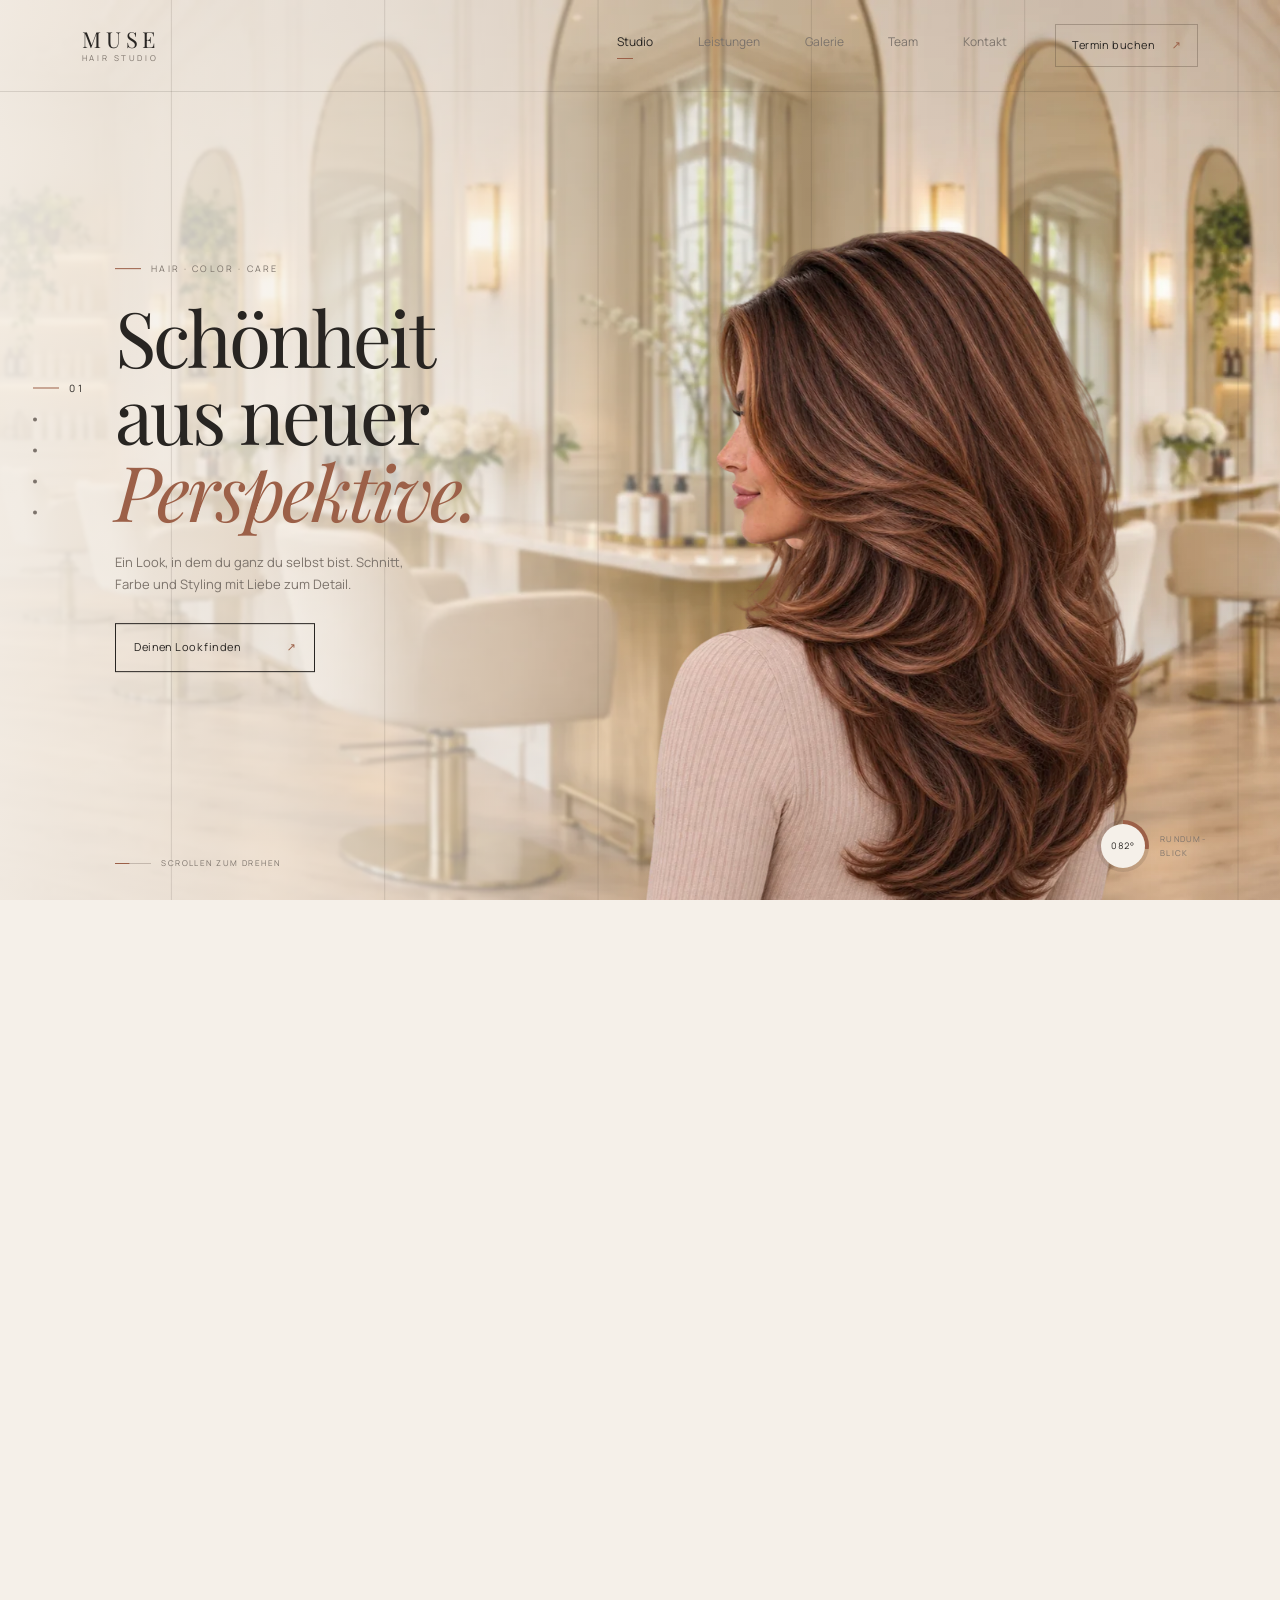
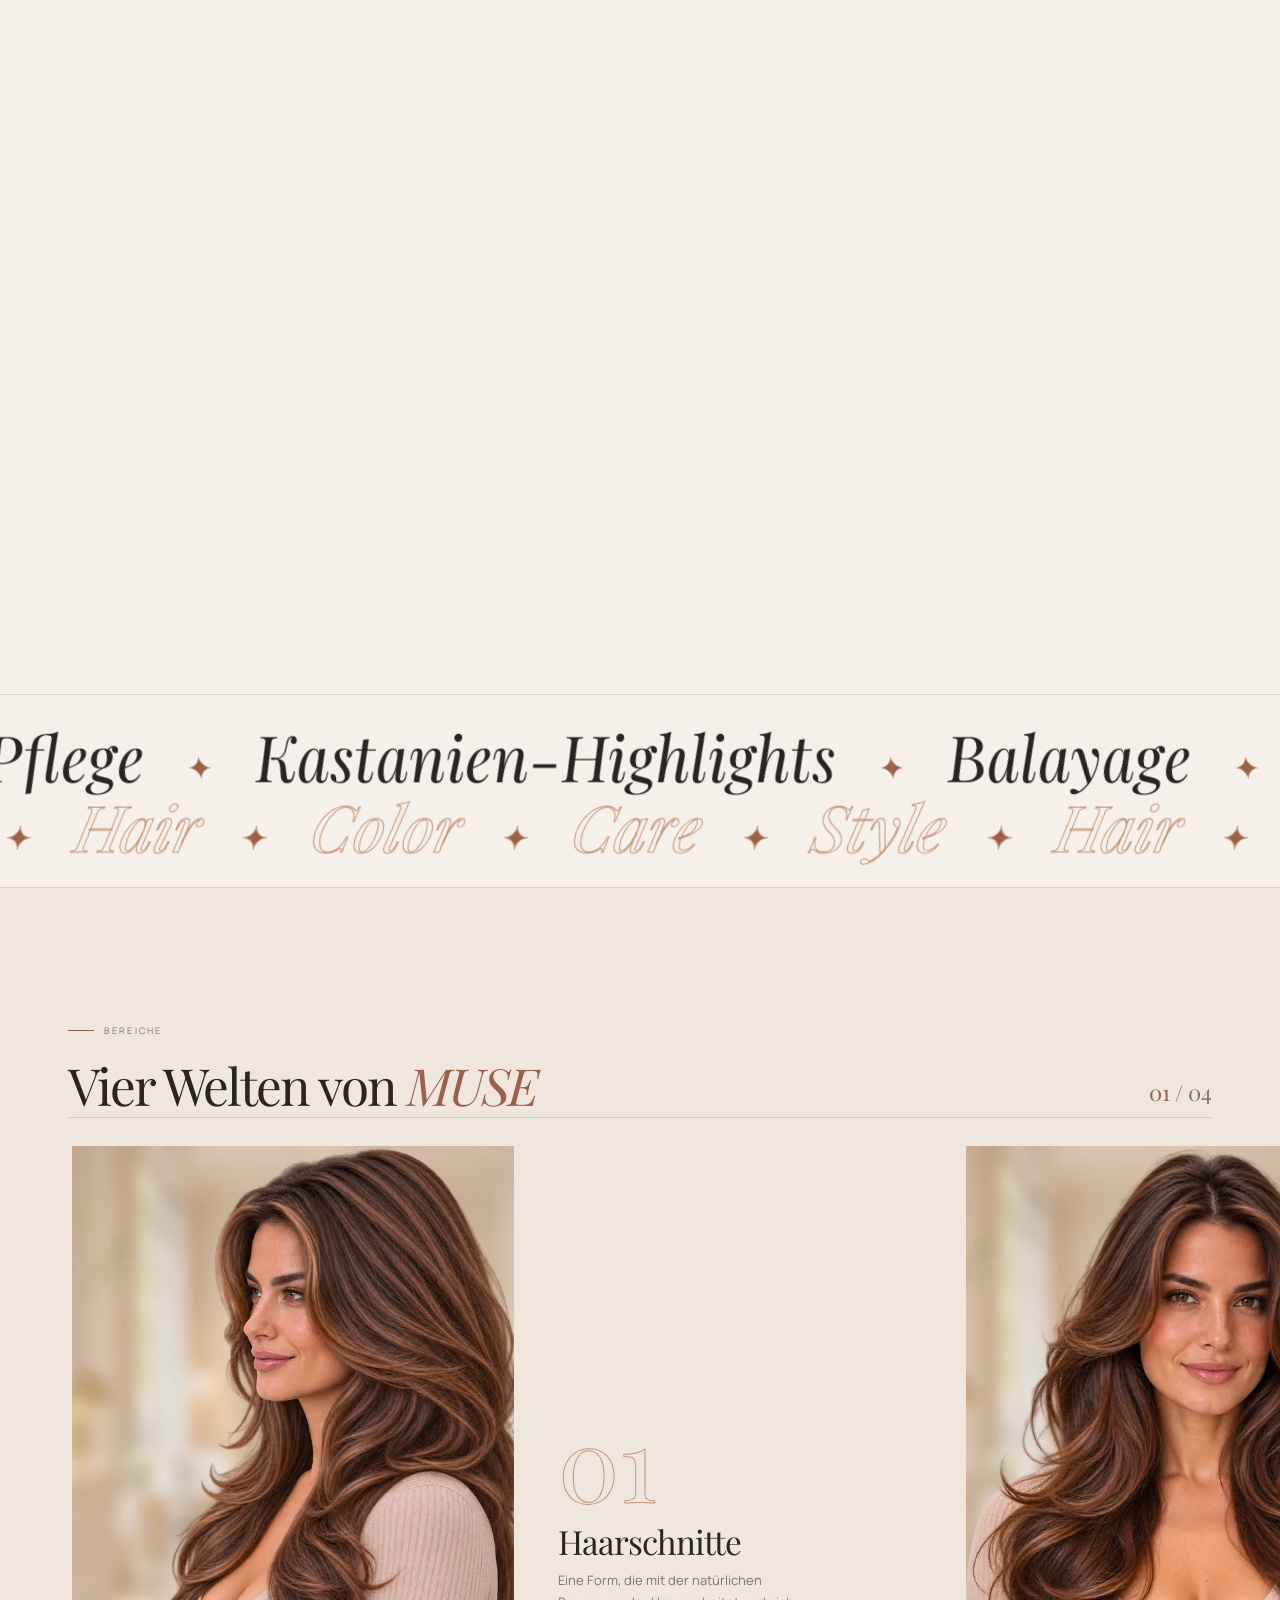
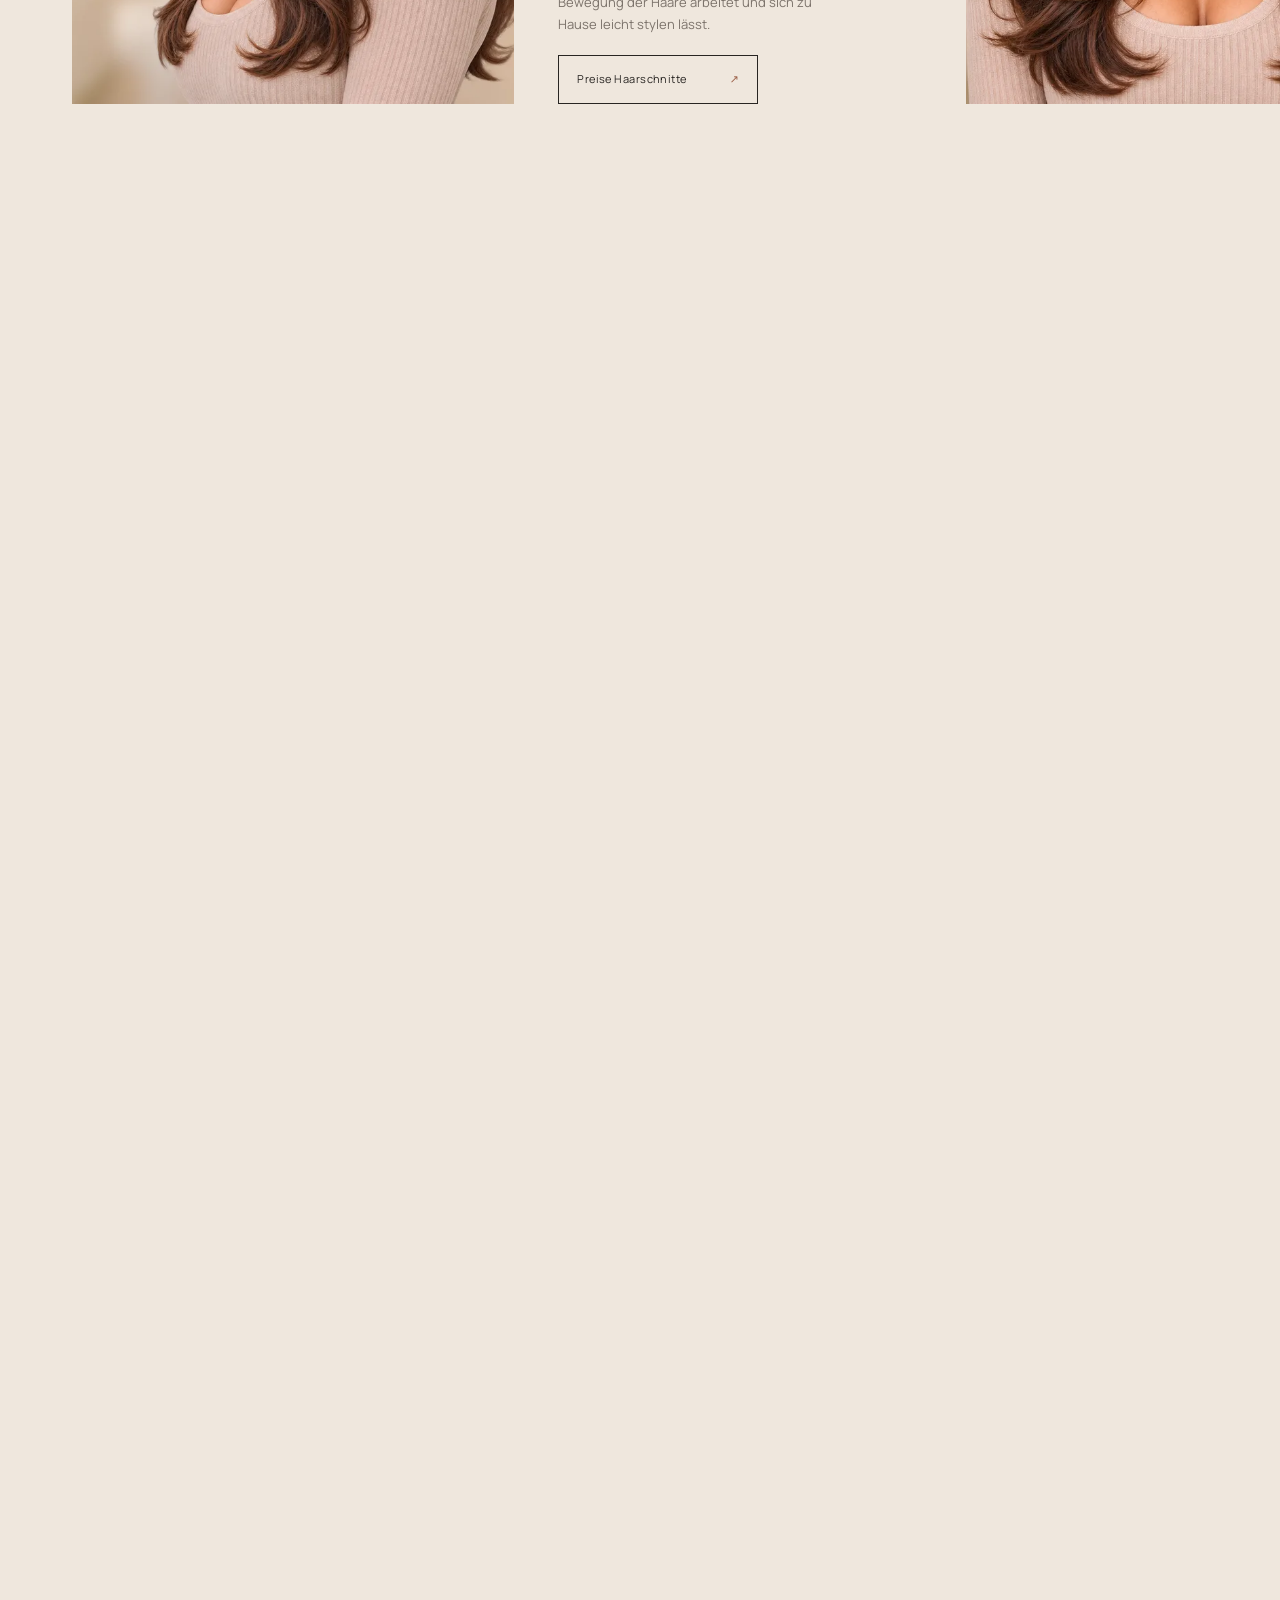
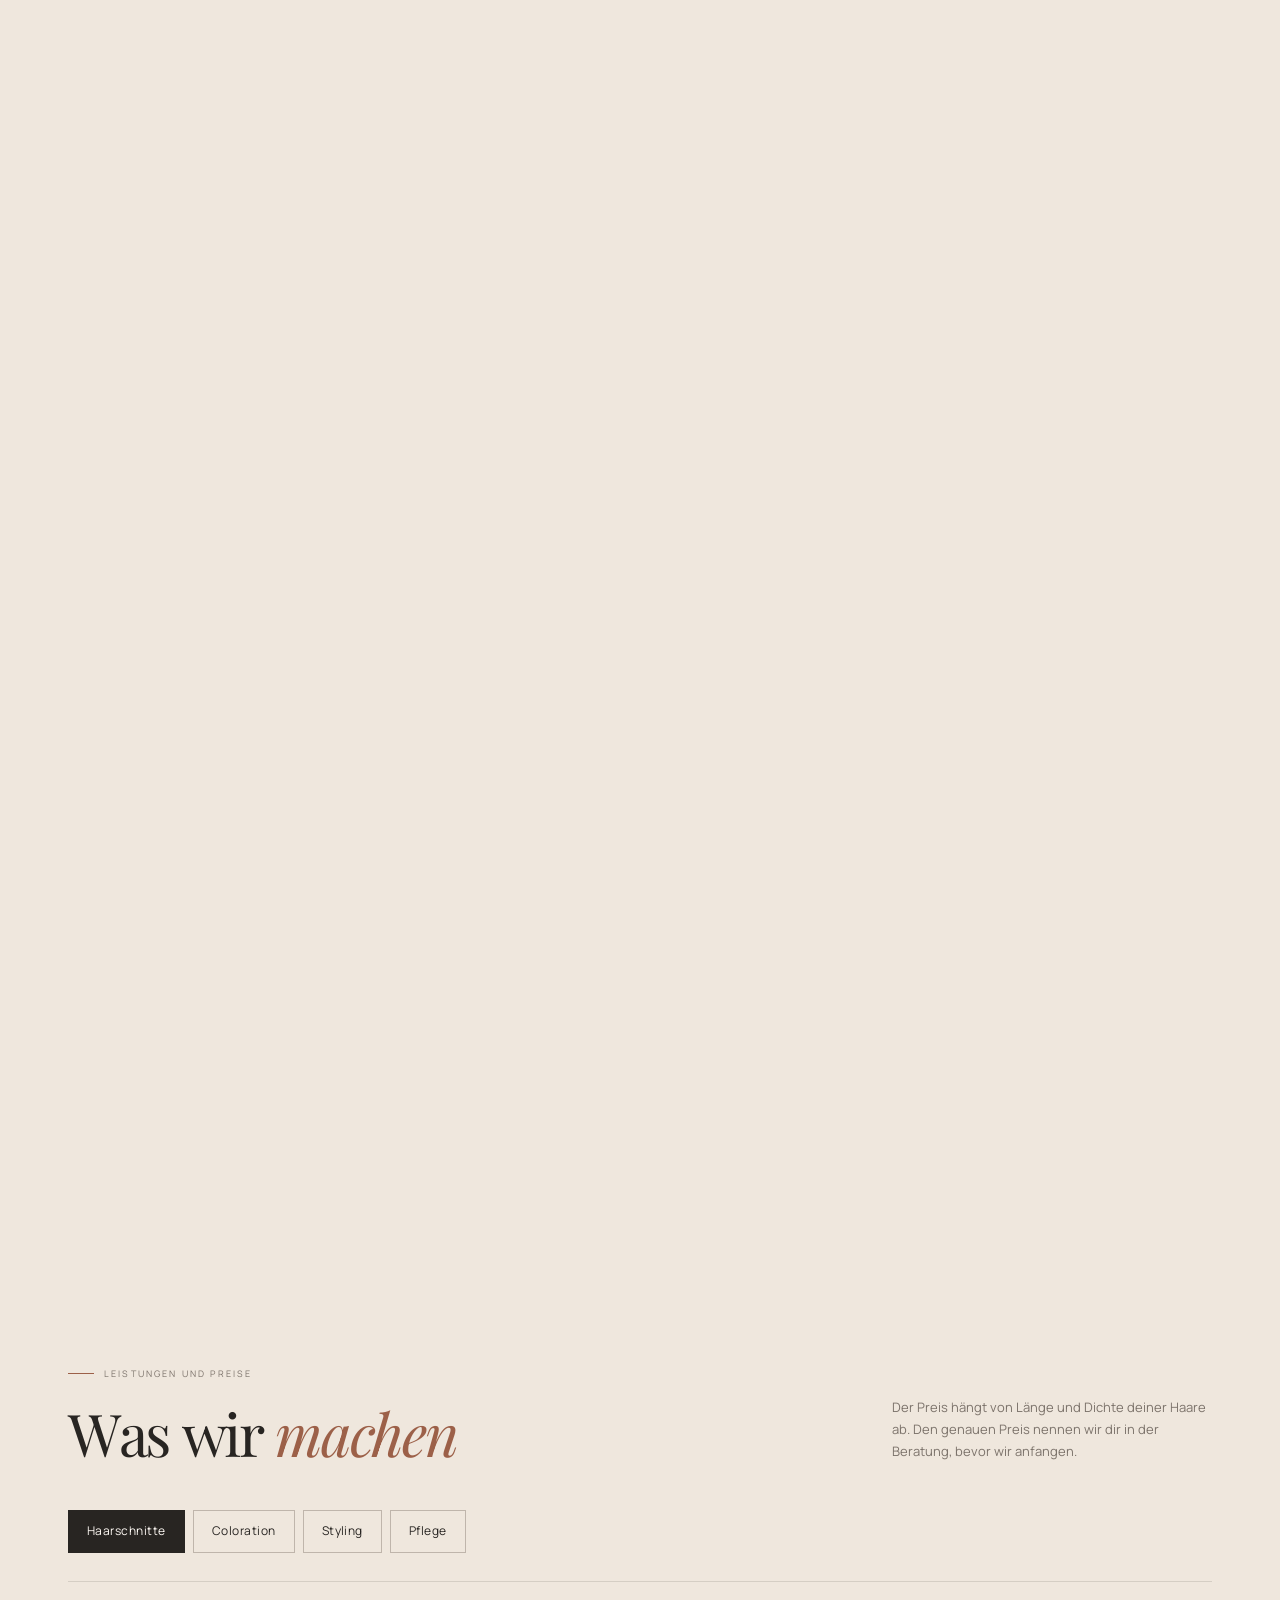
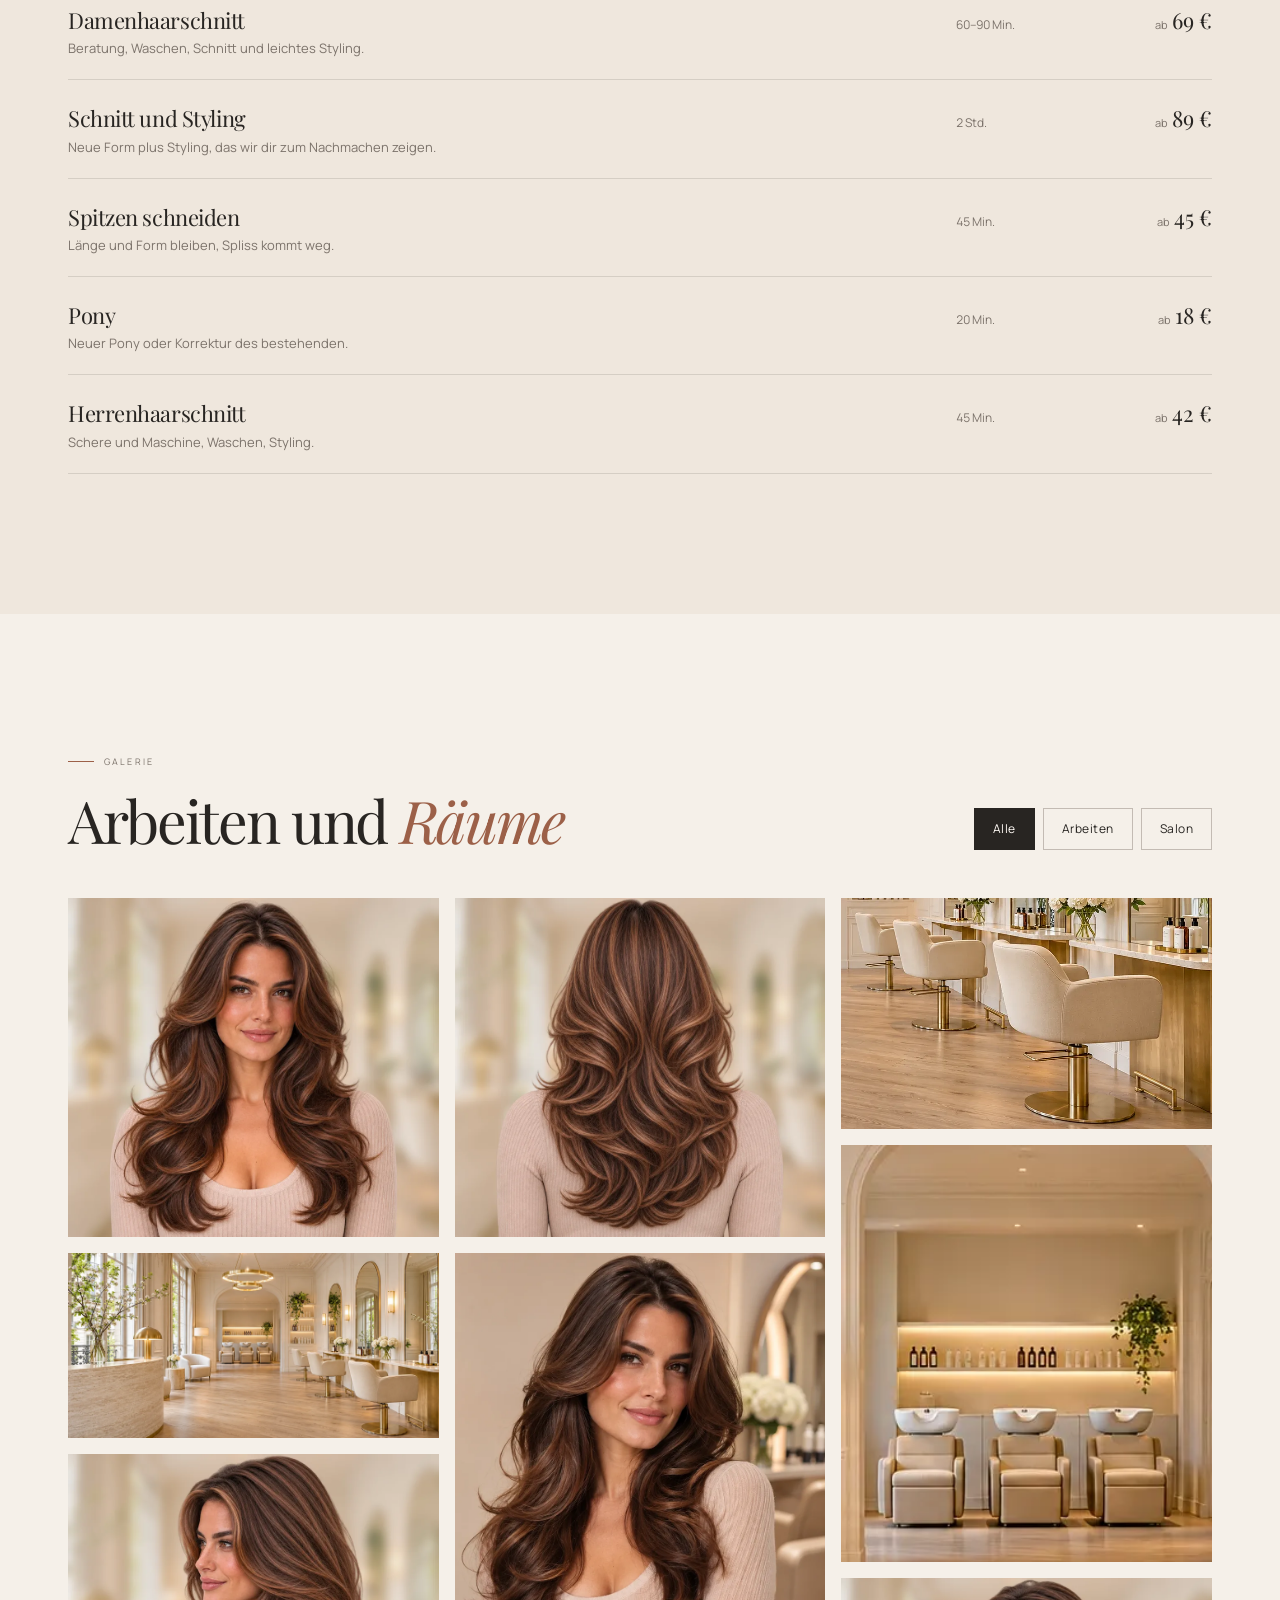
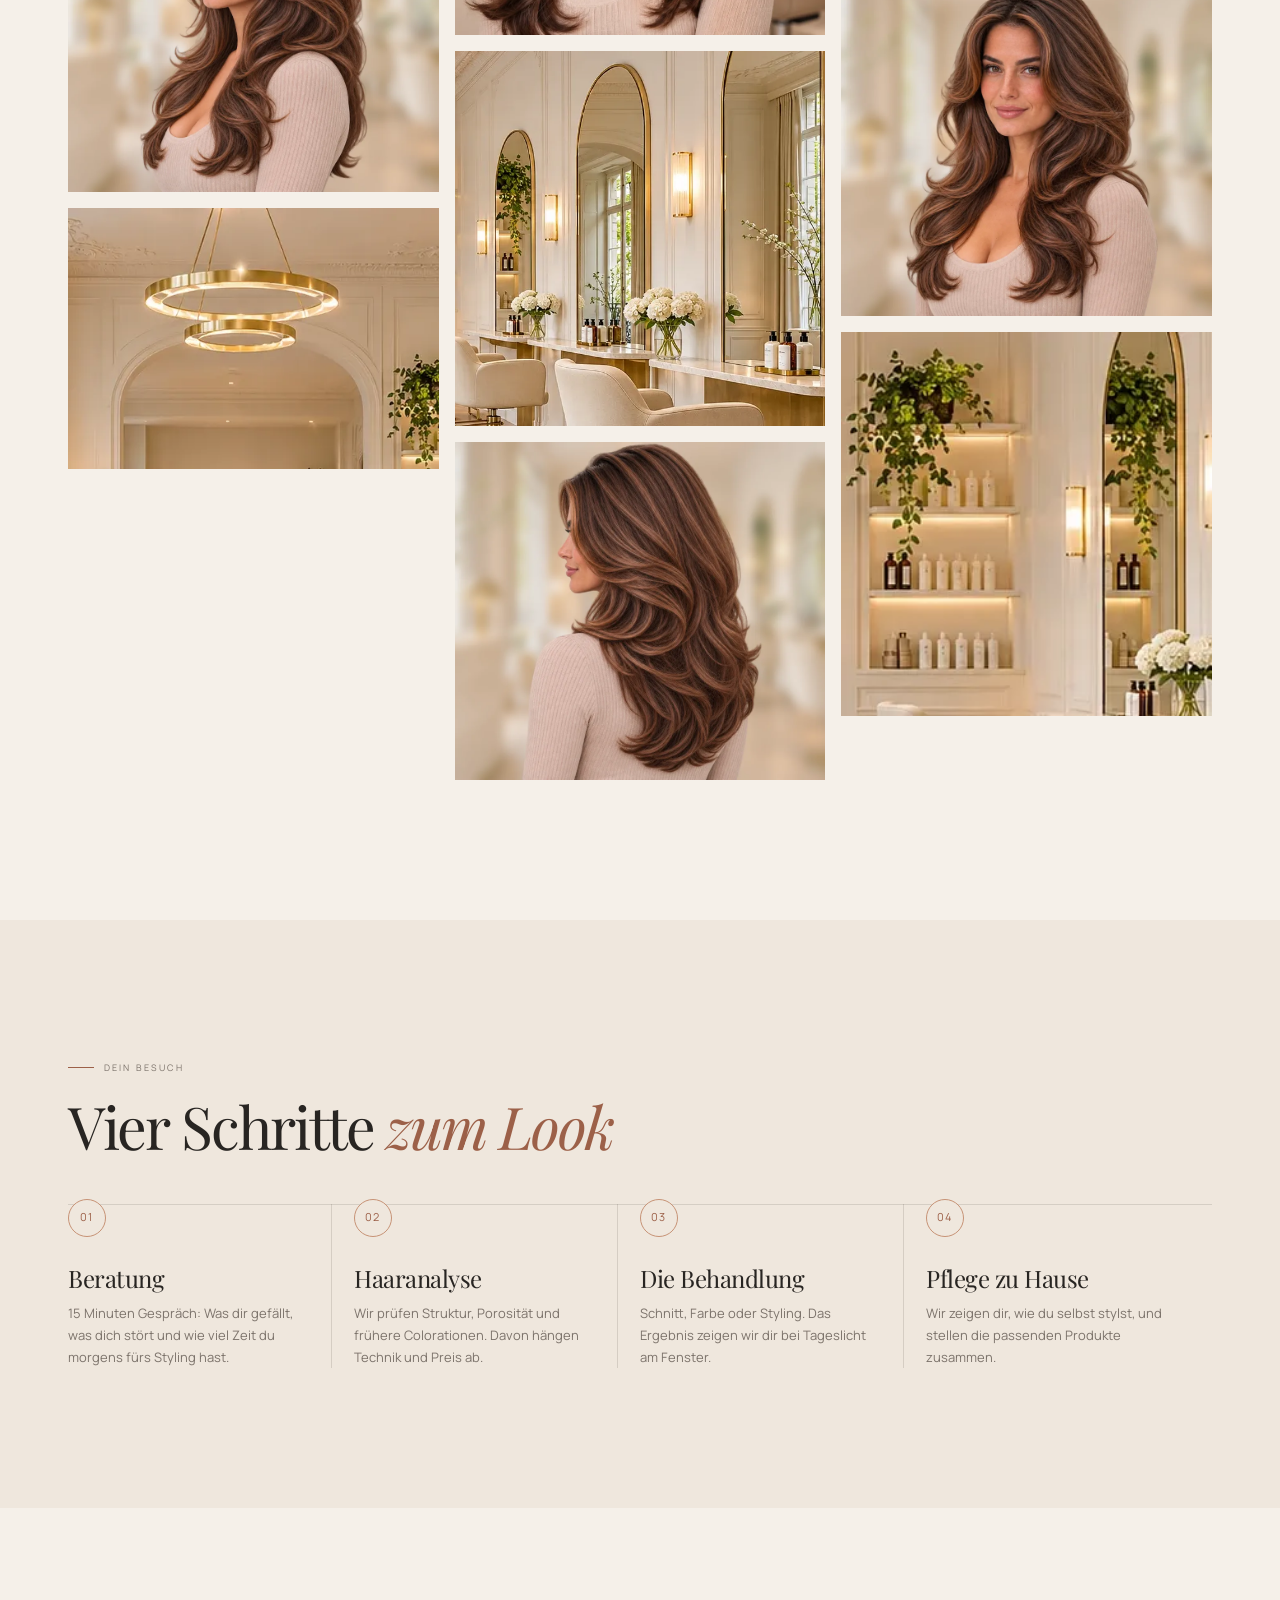
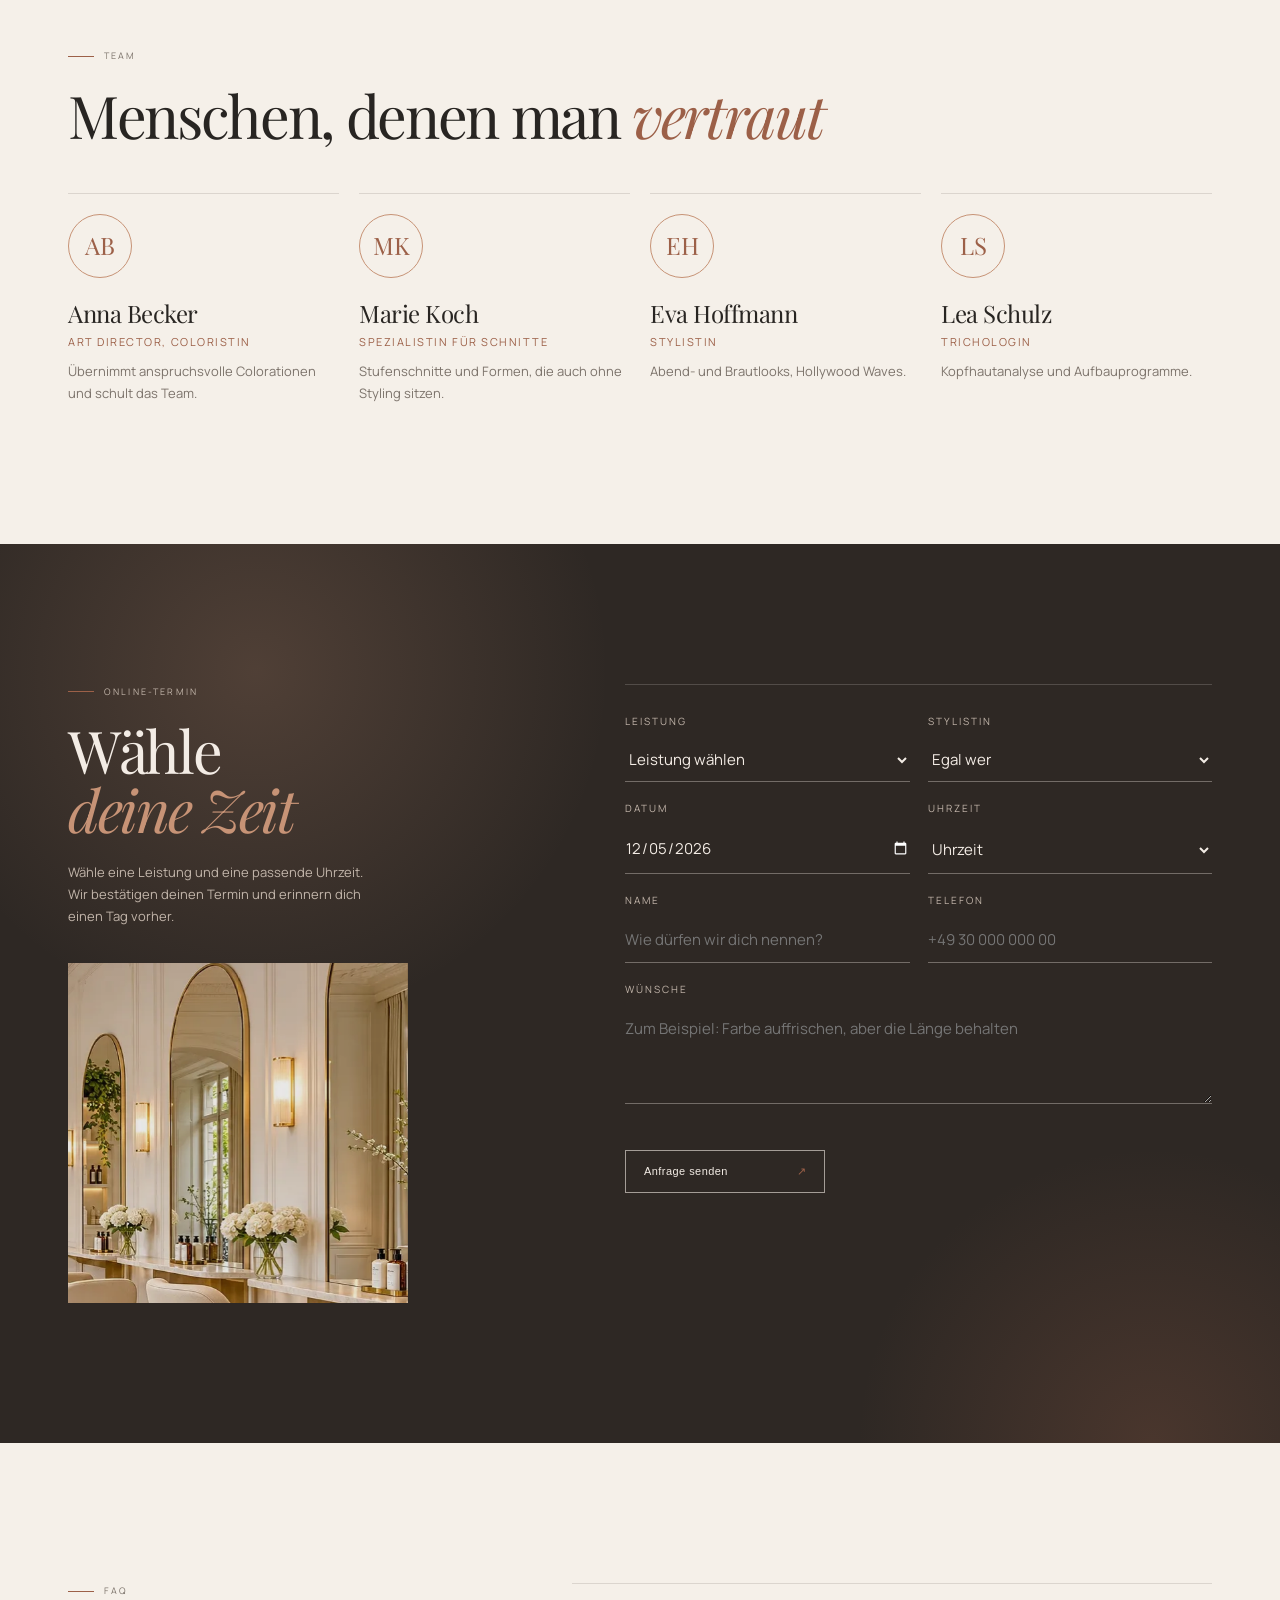
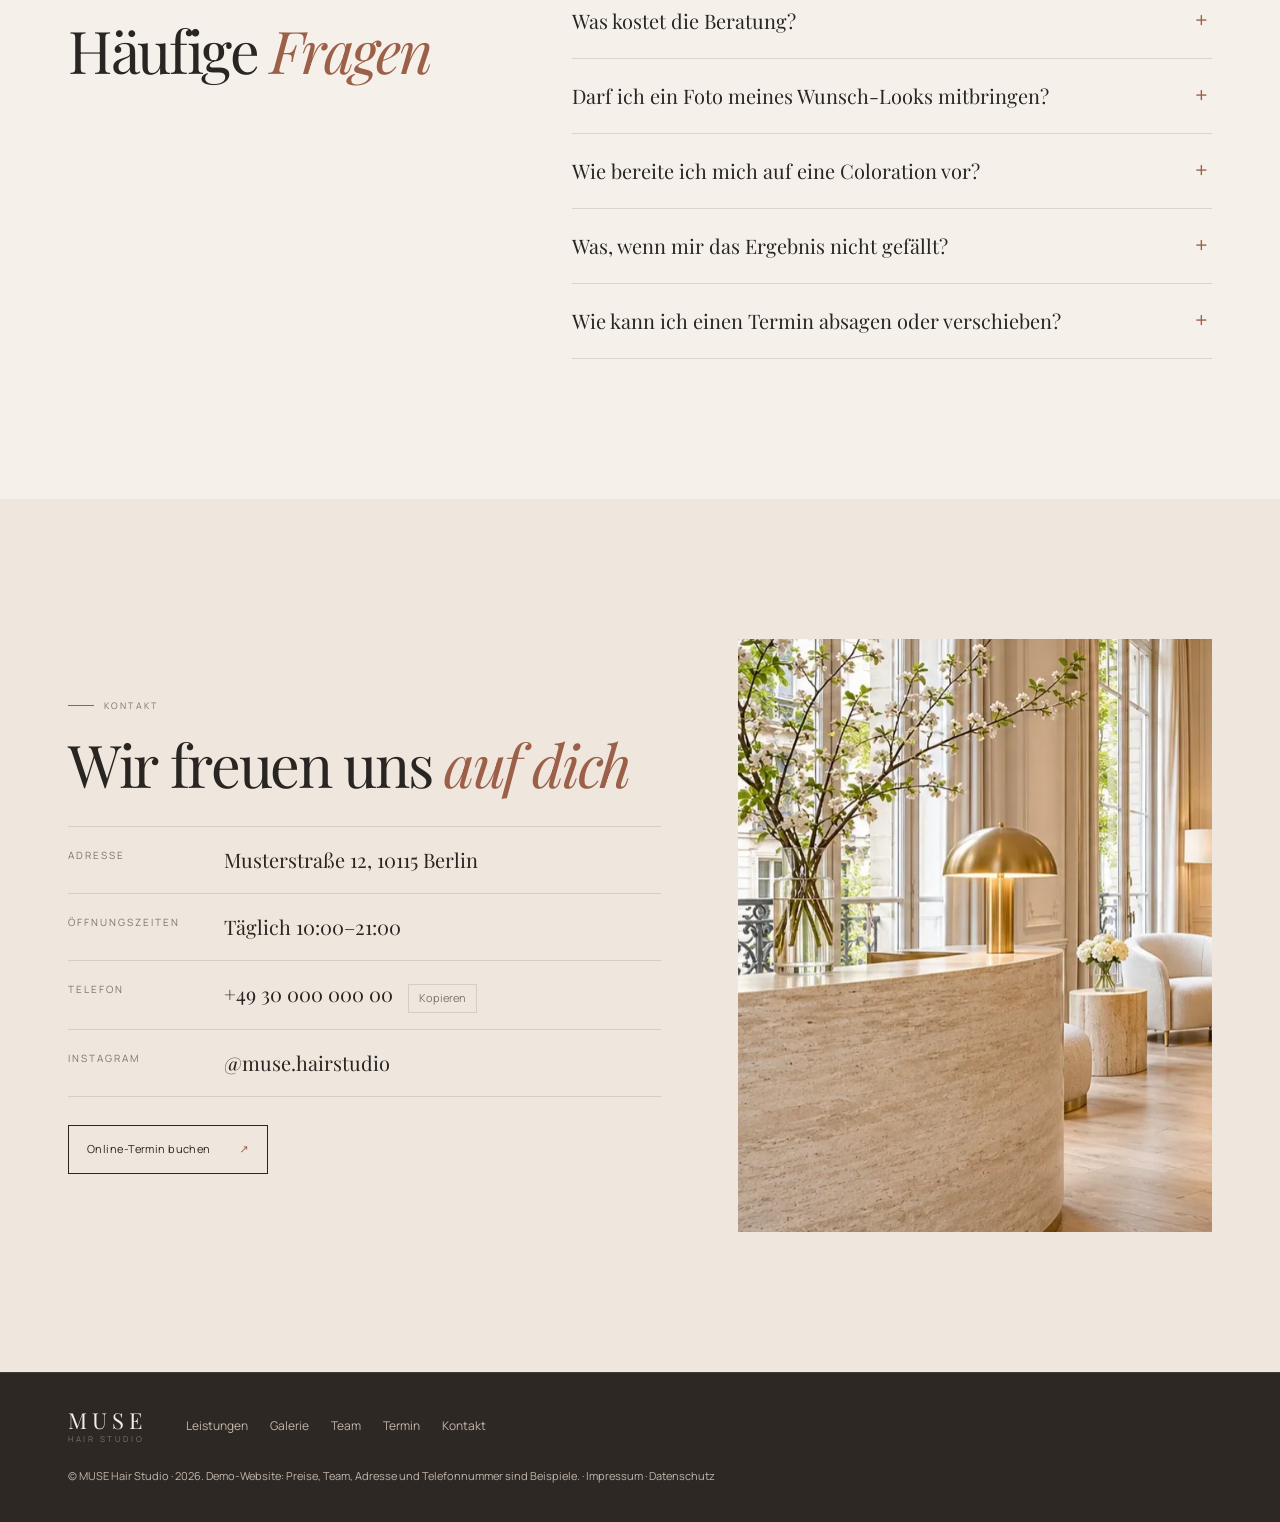
<file: index.html>
<!doctype html>
<html lang="de">
<head>
<meta charset="utf-8">
<meta name="viewport" content="width=device-width, initial-scale=1, viewport-fit=cover">
<title>MUSE Hair Studio</title>
<meta name="description" content="MUSE Hair Studio – Haarschnitt, Coloration, Styling und Pflege.">
<style>html{color-scheme:light}body{margin:0}img{max-width:100%}[hidden]{display:none!important}</style>

<meta name="claude:viewport-fit-sides" content="cover">
<!-- Fonts are served from this site (no connection to Google servers) -->
<link rel="preload" href="assets/fonts/playfair-display-latin-normal-5.woff2" as="font" type="font/woff2" crossorigin>
<link rel="preload" href="assets/fonts/manrope-latin-normal-1.woff2" as="font" type="font/woff2" crossorigin>
<link rel="stylesheet" href="assets/fonts/fonts.css">
<style>
/* Layout: полноэкранные слайды со snap-прокруткой поверх фиксированной сцены. Модель стоит в центре сцены,
   камера обходит её по кругу (пять ракурсов из проекта MUSE), медное кольцо и сдвиг кадра меняются от слайда к слайду,
   заголовки собираются по буквам. Палитра и шрифт заголовков взяты из проекта клиента; сознательно один светлый вид. */
:root{
  --paper:#f5f0e9;
  --paper-deep:#e9dfd3;
  --ink:#282522;
  --muted:#7c736b;
  --copper:#9c6048;
  --copper-soft:#c79376;
  --line:rgba(58,49,42,.14);
  --serif:"Playfair Display", Georgia, "Times New Roman", serif;
  --sans:"Manrope", "Segoe UI", system-ui, sans-serif;
  color-scheme:light;
}
*{box-sizing:border-box}
html{scroll-snap-type:y proximity;scroll-behavior:smooth}
body{background:var(--paper);color:var(--ink);font-family:var(--sans);font-size:14px;line-height:1.7;overflow-x:hidden}
body::before{content:"";position:fixed;inset:0 0 auto;height:env(safe-area-inset-top,0px);z-index:60;background:var(--paper)}
a{color:inherit;text-decoration:none}
:focus-visible{outline:1px solid var(--copper);outline-offset:4px}
em{font-style:italic;color:var(--copper);font-weight:400}

/* ---------- сцена ---------- */
.stage{position:fixed;inset:0;z-index:0;pointer-events:none;overflow:hidden;
  background:linear-gradient(110deg,#f7f3ed 0%,#f4eee7 45%,#e9dfd4 100%)}
.wash{position:absolute;inset:0;background:radial-gradient(ellipse at var(--gx,68%) 56%,rgba(199,160,133,.22),transparent 42%)}
.cols{position:absolute;inset:0;background-image:linear-gradient(90deg,var(--line) 1px,transparent 1px);background-size:calc(100%/6) 100%;will-change:background-position}
.env{position:absolute;inset:0;width:100%;height:100%;display:block}
.pano{position:absolute;inset:0;background:url("assets/salon-pano.webp") 0 100%/auto 100% repeat-x;will-change:background-position}
.pano-shade{position:absolute;inset:0;background:linear-gradient(90deg,rgba(245,240,233,.92) 0%,rgba(245,240,233,.7) 30%,rgba(245,240,233,.25) 58%,rgba(245,240,233,.12) 100%)}
.pano-shade.flip{transform:scaleX(-1)}
@media (max-width:820px){.pano-shade.flip{display:none}.pano-shade{background:linear-gradient(180deg,rgba(245,240,233,.92) 0%,rgba(245,240,233,.75) 40%,rgba(245,240,233,.2) 70%)}}
.ring{position:absolute;left:0;top:0;border-radius:50%;border:1.5px solid var(--copper-soft);will-change:transform,width,height;
  box-shadow:0 0 0 1px rgba(255,255,255,.35),0 0 26px rgba(199,147,118,.55),0 0 80px rgba(199,147,118,.25),inset 0 0 26px rgba(199,147,118,.25)}
.halo{position:absolute;left:0;top:0;border-radius:50%;background:radial-gradient(ellipse,rgba(187,143,116,.26),rgba(209,184,164,.12) 42%,transparent 70%);filter:blur(12px);will-change:transform}
.model{position:absolute;left:0;top:0;aspect-ratio:1312/1199;will-change:transform}
.views{position:absolute;inset:0;transform-origin:50% 60%;will-change:transform}
.views img{position:absolute;inset:0;width:100%;height:100%;object-fit:contain;object-position:center bottom;opacity:0;max-width:none;user-select:none;-webkit-user-drag:none;transform-origin:50% 60%;backface-visibility:hidden;z-index:1}
.views img.cur{opacity:1;z-index:1}
.views img.out{opacity:0;z-index:2;transition:opacity .15s linear}
.views img.out.go{opacity:0}
.views img.out:not(.go){opacity:1}

/* ---------- шапка ---------- */
header{position:fixed;top:env(safe-area-inset-top,0px);left:0;right:0;z-index:40;border-bottom:1px solid var(--line)}
header .bar{display:flex;align-items:center;gap:24px;padding-block:24px;padding-left:max(16px,env(safe-area-inset-left,0px));padding-right:max(16px,env(safe-area-inset-right,0px))}
@media (min-width:900px){header .bar{padding-left:max(6.4vw,env(safe-area-inset-left,0px));padding-right:max(6.4vw,env(safe-area-inset-right,0px))}}
.wordmark{display:flex;flex-direction:column;gap:4px;font-family:var(--serif);font-size:22px;letter-spacing:.22em;line-height:1}
.wordmark span{font-family:var(--sans);font-size:8px;letter-spacing:.32em;color:var(--muted)}
header nav{display:flex;gap:clamp(24px,3.5vw,52px);margin-left:auto;margin-right:24px;font-size:12px;color:var(--muted)}
header nav a{position:relative;padding-bottom:6px;transition:color .2s}
header nav a:hover,header nav a.cur{color:var(--ink)}
header nav a.cur::after{content:"";position:absolute;left:0;bottom:0;width:16px;height:1px;background:var(--copper)}
.book{padding:11px 16px;border:1px solid rgba(82,65,53,.32);font-size:11px;letter-spacing:.04em;transition:background .2s,color .2s}
.book:hover{background:var(--ink);color:#fffaf5}
.book span,.btn span{margin-left:14px;color:var(--copper)}
@media (max-width:820px){header nav{display:none}.book{margin-left:auto}}

/* ---------- пагинация и угол поворота ---------- */
.pager{position:fixed;left:max(16px,env(safe-area-inset-left,0px));top:50%;transform:translateY(-50%);z-index:40;list-style:none;margin:0;padding:0;display:flex;flex-direction:column;gap:14px}
@media (min-width:900px){.pager{left:max(2.6vw,env(safe-area-inset-left,0px))}}
.pager button{all:unset;cursor:pointer;display:flex;align-items:center;gap:10px;font-size:10px;letter-spacing:.14em;color:var(--muted);font-variant-numeric:tabular-nums}
.pager button i{display:block;width:4px;height:4px;border-radius:50%;background:var(--muted);transition:all .4s}
.pager button span{opacity:0;transform:translateX(-6px);transition:all .4s}
.pager button[aria-current="true"]{color:var(--ink)}
.pager button[aria-current="true"] i{width:26px;height:1px;border-radius:0;background:var(--copper)}
.pager button[aria-current="true"] span{opacity:1;transform:none}
.pager button:focus-visible{outline:1px solid var(--copper);outline-offset:4px}
.turn{position:fixed;z-index:40;right:max(16px,env(safe-area-inset-right,0px));bottom:calc(28px + env(safe-area-inset-bottom,0px));display:flex;align-items:center;gap:11px;pointer-events:none}
@media (min-width:900px){.turn{right:max(5.8vw,env(safe-area-inset-right,0px))}}
.turn-ring{display:grid;place-items:center;width:52px;height:52px;border-radius:50%;background:conic-gradient(var(--copper) var(--p,0%),rgba(62,49,41,.14) 0)}
.turn-ring::before{content:"";grid-area:1/1;width:44px;height:44px;border-radius:50%;background:var(--paper)}
.turn-ring span{z-index:1;grid-area:1/1;font-size:9px;letter-spacing:.03em;font-variant-numeric:tabular-nums}
.turn-label{color:var(--muted);font-size:8px;letter-spacing:.16em}

/* ---------- слайды ---------- */
main{position:relative;z-index:10}
.slide{position:relative;height:100vh;scroll-snap-align:start}
.txt{position:absolute;top:50%;transform:translateY(-46%);width:min(36vw,470px);min-width:0}
.left{left:clamp(64px,9vw,160px)}
.right{right:clamp(64px,9vw,160px)}
.eyebrow{display:flex;align-items:center;gap:10px;margin:0 0 22px;color:var(--muted);font-size:9px;letter-spacing:.24em;text-transform:uppercase}
.eyebrow b{display:block;width:26px;height:1px;background:var(--copper)}
h1,h2{font-family:var(--serif);font-weight:400;margin:0;letter-spacing:-.04em;line-height:1}
h1{font-size:clamp(48px,6vw,92px)}
h2{font-size:clamp(40px,4.8vw,74px)}
.lead{margin:22px 0 0;color:var(--muted);font-size:13px;max-width:38ch}
.btn{display:inline-flex;align-items:center;justify-content:space-between;min-width:200px;margin-top:28px;padding:14px 18px;border:1px solid var(--ink);font-size:11px;letter-spacing:.04em;background:transparent;transition:color .25s,background .25s}
.btn:hover{background:var(--ink);color:#fffaf5}
.btn:hover span{color:#ddb8a4}
.facts{display:grid;grid-template-columns:repeat(3,minmax(0,1fr));margin-top:30px;border-top:1px solid var(--line);max-width:420px}
.facts div{padding:14px 12px 0 0;min-width:0}
.facts dt{font-size:8px;letter-spacing:.2em;text-transform:uppercase;color:var(--muted)}
.facts dd{margin:4px 0 0;font-family:var(--serif);font-size:20px;font-variant-numeric:tabular-nums}
.facts dd small{font-family:var(--sans);font-size:10px;color:var(--muted);margin-left:2px}
.tag{margin:26px 0 0;padding-top:14px;border-top:1px solid var(--line);max-width:420px;color:var(--copper);font-size:11px;font-weight:500;letter-spacing:.04em}
.cue{position:absolute;left:clamp(64px,9vw,160px);bottom:calc(30px + env(safe-area-inset-bottom,0px));display:flex;align-items:center;gap:10px;color:var(--muted);font-size:8px;letter-spacing:.18em;text-transform:uppercase}
.cue i{position:relative;display:block;width:36px;height:1px;overflow:hidden;background:rgba(76,63,55,.25)}
.cue i::after{content:"";position:absolute;inset:0;background:var(--copper);transform:scaleX(.4);transform-origin:left;animation:pulse 1.8s ease-in-out infinite}
@keyframes pulse{0%,100%{transform:scaleX(.25)}50%{transform:scaleX(1)}}
.note{position:absolute;left:clamp(64px,9vw,160px);bottom:calc(26px + env(safe-area-inset-bottom,0px));font-size:9px;letter-spacing:.14em;color:var(--muted);text-transform:uppercase}

/* побуквенное появление */
.w{display:inline-block;white-space:nowrap}
.c{display:inline-block;transition:transform .9s cubic-bezier(.2,.75,.1,1),opacity .9s,filter .9s;transition-delay:calc(var(--i)*24ms + var(--d,0ms))}
.fx{transition:transform 1s cubic-bezier(.2,.75,.1,1),opacity 1s;transition-delay:var(--d,0ms)}
.slide:not(.in) .c{transform:translateY(.55em) rotate(3deg);opacity:0;filter:blur(6px);transition-duration:.35s;transition-delay:0ms}
.slide:not(.in) .fx{transform:translateY(16px);opacity:0;transition-duration:.35s;transition-delay:0ms}

@media (max-width:820px){
  .txt,.left,.right{left:max(20px,env(safe-area-inset-left,0px));right:max(20px,env(safe-area-inset-right,0px));top:calc(96px + env(safe-area-inset-top,0px));transform:none;width:auto}
  h1{font-size:clamp(42px,12vw,60px)}
  h2{font-size:clamp(34px,10vw,50px)}
  .lead{font-size:12px;margin-top:14px}
  .eyebrow{margin-bottom:14px}
  .facts{margin-top:18px}
  .btn{margin-top:18px}
  .pager{display:none}
  .cue,.note{left:max(20px,env(safe-area-inset-left,0px))}
  .txt{text-shadow:0 0 18px rgba(245,240,233,.9)}
}
@media (prefers-reduced-motion:reduce){
  html{scroll-behavior:auto}
  .c,.fx{transition:none!important}
  .cue i::after{animation:none}
}

/* ================= разделы сайта под обложкой ================= */
header{transition:background .3s,border-color .3s}
header.solid{background:rgba(245,240,233,.94);backdrop-filter:blur(10px);-webkit-backdrop-filter:blur(10px)}
header.solid .bar{padding-block:16px}
.pager,.turn{transition:opacity .3s}
.past .pager,.past .turn{opacity:0;pointer-events:none}
.sec{position:relative;z-index:10;overflow-x:clip;background:var(--paper);padding-block:clamp(80px,11vw,140px)}
.sec.alt{background:#efe7dd}
.sec.dark{background:#2e2824;color:#f3ece5}
.sec.dark .lead,.sec.dark .eyebrow{color:#c2b5aa}
.sec.dark em{color:var(--copper-soft)}
.wrap{max-width:1240px;margin:0 auto;padding-left:max(20px,env(safe-area-inset-left,0px));padding-right:max(20px,env(safe-area-inset-right,0px))}
@media (min-width:900px){.wrap{padding-left:max(48px,env(safe-area-inset-left,0px));padding-right:max(48px,env(safe-area-inset-right,0px))}}
.sec h2{font-size:clamp(38px,4.6vw,64px)}
.sec h3{font-family:var(--serif);font-weight:400;font-size:24px;margin:0;letter-spacing:-.02em;line-height:1.15}
.sec-head{display:flex;justify-content:space-between;align-items:flex-end;gap:32px;flex-wrap:wrap;margin-bottom:48px}
.sec-head .lead{margin:0;max-width:40ch}
.rv{transition:transform 1s cubic-bezier(.2,.75,.1,1),opacity 1s}
.rv.pre{transform:translateY(36px);opacity:0}
figure{margin:0}
figure img{display:block;width:100%;height:100%;object-fit:cover}

/* о студии */
.about{display:grid;grid-template-columns:minmax(0,1.15fr) minmax(0,1fr);gap:clamp(32px,6vw,90px);align-items:center}
.about-pic{aspect-ratio:4/5;overflow:hidden;max-width:100%}
.about-pic img{object-position:62% 50%}
.points{list-style:none;margin:36px 0 0;padding:0;border-top:1px solid var(--line)}
.points li{display:grid;grid-template-columns:minmax(0,180px) minmax(0,1fr);gap:16px;padding:16px 0;border-bottom:1px solid var(--line)}
.points b{font-family:var(--serif);font-weight:400;font-size:18px}
.points span{color:var(--muted);font-size:13px}

/* услуги */
.tabs{display:flex;gap:8px;flex-wrap:wrap;margin-bottom:28px}
.tabs button,.filters button{font:inherit;font-size:12px;letter-spacing:.04em;padding:10px 18px;border:1px solid rgba(82,65,53,.3);background:transparent;color:var(--ink);cursor:pointer;transition:background .2s,color .2s}
.tabs button[aria-selected="true"],.filters button[aria-pressed="true"]{background:var(--ink);color:#fffaf5;border-color:var(--ink)}
.tabs button:hover,.filters button:hover{border-color:var(--copper)}
.price{border-top:1px solid var(--line)}
.row{display:grid;grid-template-columns:minmax(0,1fr) 110px 130px;gap:16px;align-items:baseline;padding:20px 0;border-bottom:1px solid var(--line)}
.row h3{font-size:22px}
.row p{margin:4px 0 0;color:var(--muted);font-size:13px;max-width:56ch}
.row .dur{color:var(--muted);font-size:12px;font-variant-numeric:tabular-nums}
.row .cost{font-family:var(--serif);font-size:22px;text-align:right;font-variant-numeric:tabular-nums;white-space:nowrap}
.row .cost small{font-family:var(--sans);font-size:11px;color:var(--muted);margin-right:4px}
@media (max-width:640px){.row{grid-template-columns:minmax(0,1fr) auto}.row .dur{grid-column:1}.row .cost{grid-row:1;grid-column:2}}

/* галерея */
.filters{display:flex;gap:8px;flex-wrap:wrap}
.grid{columns:3 280px;column-gap:16px}
.tile{break-inside:avoid;margin:0 0 16px;position:relative;display:block;width:100%;padding:0;border:0;background:#e6ddd2;cursor:zoom-in;overflow:hidden;text-align:left;color:#fffaf5}
.tile img{display:block;width:100%;height:auto;transition:transform .9s cubic-bezier(.2,.75,.1,1)}
.tile:hover img{transform:scale(1.04)}
.tile span{position:absolute;left:0;right:0;bottom:0;padding:28px 16px 14px;font-size:12px;letter-spacing:.04em;background:linear-gradient(transparent,rgba(30,24,20,.55));opacity:0;transition:opacity .3s}
.tile:hover span,.tile:focus-visible span{opacity:1}
.tile[hidden]{display:none}
.lb{position:fixed;inset:0;z-index:100;background:rgba(28,23,20,.94);display:grid;place-items:center;padding:calc(56px + env(safe-area-inset-top,0px)) max(16px,env(safe-area-inset-right,0px)) calc(56px + env(safe-area-inset-bottom,0px)) max(16px,env(safe-area-inset-left,0px))}
.lb img{max-width:min(1200px,100%);max-height:calc(100vh - 140px);width:auto;height:auto;object-fit:contain}
.lb p{position:absolute;left:0;right:0;bottom:calc(18px + env(safe-area-inset-bottom,0px));text-align:center;color:#d9cdc2;font-size:13px;margin:0}
.lb button{position:absolute;background:transparent;border:1px solid rgba(243,236,229,.3);color:#f3ece5;font:inherit;font-size:20px;width:46px;height:46px;cursor:pointer}
.lb .x{top:calc(14px + env(safe-area-inset-top,0px));right:max(16px,env(safe-area-inset-right,0px))}
.lb .pv{left:max(16px,env(safe-area-inset-left,0px));top:50%}
.lb .nx{right:max(16px,env(safe-area-inset-right,0px));top:50%}

/* шаги */
.steps{list-style:none;margin:0;padding:0;display:grid;grid-template-columns:repeat(4,minmax(0,1fr));border-top:1px solid var(--line)}
.steps li{padding:26px 22px 0 0;border-right:1px solid var(--line);margin-right:22px;min-width:0}
.steps li:last-child{border-right:0;margin-right:0}
.steps span{color:var(--copper);font-size:11px;letter-spacing:.16em}
.steps h3{margin:28px 0 10px}
.steps p{color:var(--muted);font-size:13px;margin:0}
@media (max-width:900px){.steps{grid-template-columns:1fr 1fr}.steps li:nth-child(2){border-right:0;margin-right:0}.steps li:nth-child(n+3){border-top:1px solid var(--line);margin-top:24px}}
@media (max-width:520px){.steps{grid-template-columns:1fr}.steps li{border-right:0;margin-right:0;border-bottom:1px solid var(--line);padding-bottom:22px}.steps li:nth-child(n+2){margin-top:0;border-top:0}}

/* мастера */
.team{display:grid;grid-template-columns:repeat(4,minmax(0,1fr));gap:20px}
.member{border-top:1px solid var(--line);padding-top:20px;min-width:0}
.mono{width:64px;height:64px;border-radius:50%;display:grid;place-items:center;border:1px solid var(--copper-soft);font-family:var(--serif);font-size:24px;color:var(--copper);margin-bottom:22px}
.member p{color:var(--muted);font-size:13px;margin:8px 0 0}
.member .role{color:var(--copper);font-size:11px;letter-spacing:.14em;text-transform:uppercase;margin-top:6px}
@media (max-width:900px){.team{grid-template-columns:1fr 1fr}}
@media (max-width:520px){.team{grid-template-columns:1fr}}

/* запись */
.book-wrap{display:grid;grid-template-columns:minmax(0,.9fr) minmax(0,1.1fr);gap:clamp(32px,6vw,90px);align-items:start}
.book-pic{margin-top:36px;aspect-ratio:1;max-width:340px;overflow:hidden;opacity:.9}
.form{display:grid;gap:18px;border-top:1px solid rgba(243,236,229,.18);padding-top:28px}
.f2{display:grid;grid-template-columns:1fr 1fr;gap:18px}
.form label{display:grid;gap:8px;font-size:10px;letter-spacing:.2em;text-transform:uppercase;color:#c2b5aa}
.form input,.form select,.form textarea{font:inherit;font-size:15px;letter-spacing:0;text-transform:none;color:#f3ece5;background:transparent;border:0;border-bottom:1px solid rgba(243,236,229,.35);padding:10px 0;border-radius:0;color-scheme:dark;width:100%;min-width:0}
.form select option{color:#282522;background:#f5f0e9}
.form input:focus,.form select:focus,.form textarea:focus{outline:none;border-bottom-color:var(--copper-soft)}
.form textarea{resize:vertical}
.btn.light{border-color:rgba(243,236,229,.6);color:#f3ece5;justify-self:start}
.btn.light:hover{background:#f3ece5;color:#2e2824}
.err{margin:0;color:#e7a689;font-size:13px}
.done{border:1px solid rgba(199,147,118,.5);padding:18px 20px}
.done strong{font-family:var(--serif);font-weight:400;font-size:22px}
.done p{margin:8px 0;color:#f3ece5}
.done small{color:#c2b5aa;font-size:12px}
@media (max-width:820px){.book-wrap{grid-template-columns:1fr}.book-pic{display:none}}
@media (max-width:520px){.f2{grid-template-columns:1fr}}

/* вопросы */
.faq-wrap{display:grid;grid-template-columns:minmax(0,.8fr) minmax(0,1.2fr);gap:clamp(32px,6vw,90px)}
.faq{border-top:1px solid var(--line)}
.faq details{border-bottom:1px solid var(--line)}
.faq summary{cursor:pointer;list-style:none;padding:20px 40px 20px 0;position:relative;font-family:var(--serif);font-size:20px}
.faq summary::-webkit-details-marker{display:none}
.faq summary::after{content:"+";position:absolute;right:4px;top:18px;color:var(--copper);font-family:var(--sans);font-size:22px;transition:transform .3s}
.faq details[open] summary::after{transform:rotate(45deg)}
.faq details p{margin:0 0 20px;color:var(--muted);max-width:60ch}
@media (max-width:820px){.faq-wrap{grid-template-columns:1fr}}

/* контакты */
.contacts{display:grid;grid-template-columns:minmax(0,1fr) minmax(0,.8fr);gap:clamp(32px,6vw,90px);align-items:center}
.cdl{margin:32px 0 0;border-top:1px solid var(--line)}
.cdl div{display:grid;grid-template-columns:140px minmax(0,1fr);gap:16px;padding:16px 0;border-bottom:1px solid var(--line)}
.cdl dt{font-size:10px;letter-spacing:.2em;text-transform:uppercase;color:var(--muted);padding-top:4px}
.cdl dd{margin:0;font-family:var(--serif);font-size:20px;user-select:text}
.copy{font:inherit;font-family:var(--sans);font-size:11px;margin-left:10px;padding:4px 10px;border:1px solid var(--line);background:transparent;cursor:pointer;color:var(--muted)}
.contacts-pic{aspect-ratio:4/5;overflow:hidden;max-width:100%}
@media (max-width:820px){.about,.contacts{grid-template-columns:1fr}.cdl div{grid-template-columns:1fr;gap:4px}}

.foot{position:relative;z-index:10;background:#2e2824;color:#c2b5aa;border-top:1px solid rgba(243,236,229,.1)}
.foot .wrap{display:flex;flex-wrap:wrap;align-items:center;gap:24px 40px;padding-block:36px}
.foot .wordmark{color:#f3ece5}
.foot nav{display:flex;gap:22px;flex-wrap:wrap;font-size:12px}
.foot nav a:hover{color:#f3ece5}
.foot small{flex-basis:100%;font-size:11px}
@media (prefers-reduced-motion:reduce){.rv{transition:none}.rv.pre{transform:none;opacity:1}.tile img{transition:none}}

/* ================= анимации сайта (обложка не затронута) ================= */
.progress{position:fixed;left:0;top:env(safe-area-inset-top,0px);height:2px;width:100%;background:var(--copper);transform-origin:0 50%;transform:scaleX(0);z-index:45;pointer-events:none;opacity:0;transition:opacity .3s}
.past .progress{opacity:1}
/* заголовки по буквам */
.sec h2 .w2{display:inline-block;white-space:nowrap}
.sec h2 .c2{display:inline-block;transition:transform 1s cubic-bezier(.2,.75,.1,1),opacity 1s,filter 1s;transition-delay:calc(var(--i)*22ms)}
.sec h2.pre .c2{transform:translateY(.7em) rotate(4deg);opacity:0;filter:blur(5px)}
.sec h2.pre{transform:none;opacity:1}
/* фото: шторка снизу вверх и приближение */
.rv[data-a="clip"]{transition:clip-path 1.3s cubic-bezier(.7,0,.2,1)}
.rv[data-a="clip"].pre{clip-path:inset(100% 0 0 0);transform:none;opacity:1}
.rv[data-a="clip"]{clip-path:inset(0 0 0 0)}
.rv[data-a="clip"] img{transition:transform 1.6s cubic-bezier(.2,.75,.1,1)}
.rv[data-a="clip"].pre img{transform:scale(1.25)}
.par{will-change:transform}
figure.parwrap{overflow:hidden}
figure.parwrap img{height:118%;margin-top:-9%}
/* ступенчатое появление */
.rv{transition-delay:var(--d,0ms)}
.rv[data-a="left"].pre{transform:translateX(-50px);opacity:0}
.rv[data-a="right"].pre{transform:translateX(50px);opacity:0}
.points li{transition:transform .9s cubic-bezier(.2,.75,.1,1),opacity .9s;transition-delay:calc(var(--k)*120ms + 300ms)}
.about-txt.pre .points li{transform:translateX(30px);opacity:0}

/* бегущая строка */
.marquee{position:relative;z-index:10;background:var(--paper);overflow:hidden;border-block:1px solid var(--line);padding-block:26px}
.mq-track{display:flex;width:max-content;will-change:transform}
.mq-track span{font-family:var(--serif);font-style:italic;font-size:clamp(34px,5vw,72px);white-space:nowrap;padding-right:42px;color:var(--ink);line-height:1.1}
.mq-track span i{font-style:normal;color:var(--copper);margin-left:42px;font-size:.5em;vertical-align:middle}
.mq-track.b span{color:transparent;-webkit-text-stroke:1px var(--copper-soft)}

/* горизонтальные слайды */
.hs{position:relative;z-index:10;background:#efe7dd}
.hs-pin{position:sticky;top:0;height:100vh;overflow:hidden;display:flex;flex-direction:column;justify-content:center;gap:28px;padding-block:90px 40px}
.hs-pin > .wrap{width:100%}
.panel > div{min-width:0}
.hs-head{display:flex;justify-content:space-between;align-items:flex-end;gap:20px;flex-wrap:wrap}
.hs-head h2{font-size:clamp(34px,4vw,56px)}
.hs-count{font-family:var(--serif);font-size:22px;font-variant-numeric:tabular-nums;color:var(--muted)}
.hs-count b{color:var(--copper);font-weight:400}
.hs-bar{height:1px;background:var(--line);position:relative;margin-top:6px}
.hs-bar i{position:absolute;inset:0;background:var(--copper);transform-origin:0 50%;transform:scaleX(0)}
.hs-track{display:flex;gap:clamp(20px,3vw,44px);will-change:transform;padding-left:max(20px,env(safe-area-inset-left,0px))}
@media (min-width:900px){.hs-track{padding-left:max(calc((100vw - 1240px)/2 + 48px),48px)}}
.panel{flex:0 0 auto;width:min(72vw,860px);display:grid;grid-template-columns:minmax(0,1.1fr) minmax(0,.9fr);gap:clamp(20px,3vw,40px);align-items:end}
.panel figure{aspect-ratio:4/5;overflow:hidden;max-height:62vh;max-width:100%}
.panel figure img{width:120%;max-width:none;margin-left:-10%;height:100%;object-fit:cover;will-change:transform}
.panel .pn{font-family:var(--serif);font-size:clamp(60px,8vw,120px);line-height:.8;color:transparent;-webkit-text-stroke:1px var(--copper-soft)}
.panel h3{font-family:var(--serif);font-weight:400;font-size:clamp(28px,2.6vw,40px);overflow-wrap:anywhere;margin:14px 0 10px;letter-spacing:-.03em;line-height:1.05}
.panel p{color:var(--muted);font-size:13px;margin:0 0 20px;max-width:34ch}
.panel .btn{margin-top:0}
.hs-end{flex:0 0 auto;width:20vw}
@media (max-width:820px){
  .panel{width:84vw;grid-template-columns:1fr;gap:16px}
  .panel figure{aspect-ratio:4/3;max-height:40vh}
  .panel .pn{font-size:56px}
  .hs-pin{padding-block:80px 24px;gap:18px}
}

/* прайс: строки по очереди и превью фото у курсора */
.row{transition:transform .7s cubic-bezier(.2,.75,.1,1),opacity .7s,background .3s,padding .3s;transition-delay:calc(var(--k)*60ms)}
.price.swap .row{transform:translateY(18px);opacity:0;transition:none}
.row{position:relative;cursor:pointer}
.row::before{content:"";position:absolute;left:0;bottom:-1px;height:1px;width:100%;background:var(--copper);transform:scaleX(0);transform-origin:0 50%;transition:transform .5s cubic-bezier(.2,.75,.1,1)}
.row:hover::before{transform:scaleX(1)}
.row:hover{padding-left:12px}
.peek{position:fixed;left:0;top:0;width:200px;height:250px;z-index:30;pointer-events:none;overflow:hidden;opacity:0;transform:translate(-50%,-50%) scale(.6) rotate(-6deg);transition:opacity .3s,transform .4s cubic-bezier(.2,.75,.1,1)}
.peek.on{opacity:1;transform:translate(-50%,-50%) scale(1) rotate(0)}
.peek img{width:100%;height:100%;object-fit:cover}
@media (hover:none){.peek{display:none}}

/* галерея: лесенка и наклон */
.tile{transition:transform .9s cubic-bezier(.2,.75,.1,1),opacity .9s;transition-delay:var(--d,0ms)}
.tile.pre{transform:translateY(50px) scale(.96);opacity:0}

/* шаги: линия прорисовывается */
.steps{position:relative;border-top:0}
.steps::before{content:"";position:absolute;left:0;right:0;top:0;height:1px;background:var(--line)}
.steps::after{content:"";position:absolute;left:0;right:0;top:0;height:1px;background:var(--copper);transform-origin:0 50%;transform:scaleX(var(--sp,0));transition:transform .2s linear}
.steps span{display:inline-grid;place-items:center;width:38px;height:38px;border-radius:50%;border:1px solid var(--copper-soft);background:#efe7dd;margin-top:-20px;position:relative;transition:background .4s,color .4s}
.steps li.lit span{background:var(--copper);color:#fffaf5;border-color:var(--copper)}
.steps li{padding-top:0}
@media (max-width:900px){.steps::before,.steps::after{display:none}.steps span{margin-top:24px}}

/* мастера: кольцо вокруг монограммы */
.mono{position:relative;transition:color .3s,background .3s}
.mono::after{content:"";position:absolute;inset:-7px;border-radius:50%;border:1px dashed var(--copper-soft);opacity:0;transition:opacity .3s}
.member:hover .mono{background:var(--copper);color:#fffaf5}
.member:hover .mono::after{opacity:1;animation:spin 6s linear infinite}
@keyframes spin{to{transform:rotate(360deg)}}
.member{transition:transform .4s cubic-bezier(.2,.75,.1,1)}
.member:hover{transform:translateY(-6px)}

/* запись: плавающее свечение */
.sec.dark{overflow:hidden}
.sec.dark::before{content:"";position:absolute;width:60vmax;height:60vmax;left:-10vmax;top:-20vmax;border-radius:50%;background:radial-gradient(circle,rgba(199,147,118,.22),transparent 65%);animation:drift 18s ease-in-out infinite alternate;pointer-events:none}
.sec.dark::after{content:"";position:absolute;width:50vmax;height:50vmax;right:-15vmax;bottom:-25vmax;border-radius:50%;background:radial-gradient(circle,rgba(156,96,72,.25),transparent 65%);animation:drift 22s ease-in-out infinite alternate-reverse;pointer-events:none}
.sec.dark .wrap{position:relative;z-index:1}
@keyframes drift{to{transform:translate(18vmax,14vmax) scale(1.2)}}
.done{animation:pop .6s cubic-bezier(.2,.75,.1,1)}
@keyframes pop{from{opacity:0;transform:translateY(12px)}}

/* вопросы: ответ выезжает */
.faq details[open] p{animation:fold .5s cubic-bezier(.2,.75,.1,1)}
@keyframes fold{from{opacity:0;transform:translateY(-8px)}}
.faq summary{transition:color .25s,padding .3s}
.faq summary:hover{color:var(--copper);padding-left:8px}

@media (prefers-reduced-motion:reduce){
  .sec h2.pre .c2,.rv[data-a].pre,.tile.pre,.about-txt.pre .points li{transform:none!important;opacity:1!important;filter:none!important;clip-path:none!important}
  .rv[data-a="clip"].pre img{transform:none}
  .sec.dark::before,.sec.dark::after,.member:hover .mono::after{animation:none}
}
</style>

</head>
<body>
<div class="stage" aria-hidden="true">
  <div class="wash" id="wash"></div>
  <div class="pano" id="pano"></div>
  <div class="pano-shade" id="shadeL"></div>
  <div class="pano-shade flip" id="shadeR"></div>
  <div class="cols" id="cols"></div>
  <div class="model" id="model">
    <div class="views" id="views">
      <img data-turn="0"   src="assets/model-front.webp" alt="">
      <img data-turn="40"  src="assets/model-angle.webp" alt="">
      <img data-turn="75"  src="assets/model-side.webp" alt="">
      <img data-turn="135" src="assets/model-back-angle.webp" alt="">
      <img data-turn="180" src="assets/model-back.webp" alt="">
      <img data-turn="225" class="mirror" src="assets/model-back-angle.webp" alt="">
      <img data-turn="285" class="mirror" src="assets/model-side.webp" alt="">
      <img data-turn="320" class="mirror" src="assets/model-angle.webp" alt="">
      <img data-turn="360" src="assets/model-front.webp" alt="">
    </div>
  </div>
</div>

<header>
  <div class="bar">
    <a class="wordmark" href="#s0" aria-label="MUSE, zum Anfang">MUSE<span>HAIR STUDIO</span></a>
    <nav aria-label="Hauptnavigation">
      <a href="#about">Studio</a>
      <a href="#services">Leistungen</a>
      <a href="#gallery">Galerie</a>
      <a href="#team">Team</a>
      <a href="#contacts">Kontakt</a>
    </nav>
    <a class="book" href="#booking">Termin buchen <span>↗</span></a>
  </div>
</header>

<ul class="pager" id="pager" aria-label="Abschnitte"></ul>
<div class="turn" aria-hidden="true"><div class="turn-ring" id="turnRing"><span id="turnVal">000°</span></div><span class="turn-label">RUNDUM-<br>BLICK</span></div>

<main>
  <section class="slide in" id="s0" aria-label="MUSE Hair Studio">
    <div class="txt left">
      <p class="eyebrow fx"><b></b>Hair · Color · Care</p>
      <h1 class="split">Schönheit<br>aus neuer<br><em>Perspektive.</em></h1>
      <p class="lead fx" style="--d:450ms">Ein Look, in dem du ganz du selbst bist. Schnitt, Farbe und Styling mit Liebe zum Detail.</p>
      <a class="btn fx" style="--d:600ms" href="#services">Deinen Look finden <span>↗</span></a>
    </div>
    <span class="cue fx" style="--d:900ms"><i></i>Scrollen zum Drehen</span>
  </section>

  <section class="slide" id="s1" aria-label="Schnitt und Form">
    <div class="txt left">
      <p class="eyebrow fx"><b></b>01 · Schnitt und Form</p>
      <h2 class="split">Eine Form,<br><em>die zu dir passt</em></h2>
      <p class="lead fx" style="--d:450ms">Wir beginnen mit dem, was deine Persönlichkeit unterstreicht. Eine Silhouette, die mit der natürlichen Bewegung deiner Haare arbeitet.</p>
      <p class="tag fx" style="--d:600ms">Persönliche Beratung</p>
    </div>
  </section>

  <section class="slide" id="s2" aria-label="Styling und Volumen">
    <div class="txt right">
      <p class="eyebrow fx"><b></b>02 · Styling und Pflege</p>
      <h2 class="split">Volumen aus jedem<br><em>Blickwinkel</em></h2>
      <p class="lead fx" style="--d:450ms">Professionelles Styling erhält die natürliche Bewegung der Haare. Volumen, Glanz und Schutz, ohne zu beschweren.</p>
      <p class="tag fx" style="--d:600ms">Persönliche Beratung</p>
    </div>
  </section>

  <section class="slide" id="s3" aria-label="Farbe und Glanz">
    <div class="txt left">
      <p class="eyebrow fx"><b></b>03 · Farbe und Glanz</p>
      <h2 class="split">Glanz und weiche<br><em>Textur</em></h2>
      <p class="lead fx" style="--d:450ms">Sanfte Nuancen und saubere Übergänge. Pflege und Technik wählen wir passend zur Struktur deiner Haare.</p>
      <p class="tag fx" style="--d:600ms">Persönliche Beratung</p>
    </div>
  </section>

  <section class="slide" id="s4" aria-label="Termin">
    <div class="txt left">
      <p class="eyebrow fx"><b></b>MUSE · Hair Studio</p>
      <h2 class="split">Zeit<br>für <em>dich.</em></h2>
      <p class="lead fx" style="--d:450ms">Dein neuer Look beginnt mit einer persönlichen Beratung. Schnitt, Farbe und Styling, individuell auf dich abgestimmt.</p>
      <a class="btn fx" style="--d:600ms" href="#booking">Online-Termin buchen <span>↗</span></a>
    </div>
  </section>

  <!-- ================= О СТУДИИ ================= -->
  <section class="sec" id="about" aria-labelledby="about-h">
    <div class="wrap about">
      <figure class="about-pic rv"><img src="assets/g/hall.webp" alt="Der Hauptsalon von MUSE: bodentiefe Fenster, Bogenspiegel und ein Ringleuchter" loading="lazy" width="1600" height="800"></figure>
      <div class="about-txt rv" data-a="right">
        <p class="eyebrow"><b></b>Das Studio</p>
        <h2 id="about-h">Ein heller Salon,<br>in dem dich <em>niemand hetzt.</em></h2>
        <p class="lead">MUSE ist ein Hair Studio mit bodentiefen Fenstern und Stylistinnen, die erst zuhören und dann zur Schere greifen. Wir arbeiten mit deiner natürlichen Textur und wählen Form und Farbe so, dass du den Look zu Hause leicht nachstylen kannst.</p>
        <ul class="points">
          <li><b>Tageslicht</b><span>Wir wählen die Farbe am Fenster, damit der Ton draußen genauso wirkt wie im Salon.</span></li>
          <li><b>Eine Kundin pro Stylistin</b><span>Niemand betreut zwei Kundinnen gleichzeitig.</span></li>
          <li><b>Professionelle Pflege</b><span>Wir arbeiten mit Salonprodukten und stellen deine Pflege für zu Hause zusammen.</span></li>
        </ul>
      </div>
    </div>
  </section>


  <!-- ================= БЕГУЩАЯ СТРОКА ================= -->
  <div class="marquee" aria-hidden="true">
    <div class="mq-track" id="mq1"><span>Haarschnitte<i>✦</i></span><span>Coloration<i>✦</i></span><span>Styling<i>✦</i></span><span>Pflege<i>✦</i></span><span>Kastanien-Highlights<i>✦</i></span><span>Balayage<i>✦</i></span><span>Hollywood Waves<i>✦</i></span></div>
    <div class="mq-track b" id="mq2"><span>Hair<i>✦</i></span><span>Color<i>✦</i></span><span>Care<i>✦</i></span><span>Style<i>✦</i></span><span>Hair<i>✦</i></span><span>Color<i>✦</i></span><span>Care<i>✦</i></span><span>Style<i>✦</i></span></div>
  </div>

  <!-- ================= НАПРАВЛЕНИЯ: горизонтальные слайды ================= -->
  <section class="hs" id="directions" aria-labelledby="dir-h">
    <div class="hs-pin">
      <div class="wrap">
        <div class="hs-head">
          <div><p class="eyebrow"><b></b>Bereiche</p><h2 id="dir-h">Vier Welten von <em>MUSE</em></h2></div>
          <span class="hs-count" id="hsCount"><b>01</b> / 04</span>
        </div>
        <div class="hs-bar"><i id="hsBar"></i></div>
      </div>
      <div class="hs-track" id="hsTrack">
        <article class="panel"><figure><img src="assets/g/model-side.webp" alt="Stufenschnitt im Profil" loading="lazy"></figure><div><span class="pn">01</span><h3>Haarschnitte</h3><p>Eine Form, die mit der natürlichen Bewegung der Haare arbeitet und sich zu Hause leicht stylen lässt.</p><a class="btn" href="#services" data-cat="0">Preise Haarschnitte <span>↗</span></a></div></article>
        <article class="panel"><figure><img src="assets/g/model-front.webp" alt="Kastanien-Highlights, Vorderansicht" loading="lazy"></figure><div><span class="pn">02</span><h3>Coloration</h3><p>Sanfte Nuancen und saubere Übergänge: vom Glossing bis zu Balayage und Airtouch.</p><a class="btn" href="#services" data-cat="1">Preise Coloration <span>↗</span></a></div></article>
        <article class="panel"><figure><img src="assets/g/model-back.webp" alt="Volumen-Styling, Rückansicht" loading="lazy"></figure><div><span class="pn">03</span><h3>Styling</h3><p>Ansatzvolumen, Hollywood Waves und Looks für besondere Abende.</p><a class="btn" href="#services" data-cat="2">Preise Styling <span>↗</span></a></div></article>
        <article class="panel"><figure><img src="assets/g/girl-portrait.webp" alt="Glänzendes, gepflegtes Haar nach der Behandlung" loading="lazy"></figure><div><span class="pn">04</span><h3>Pflege</h3><p>Aufbau, Haar-Botox und Keratin. Dazu die passende Pflege für zu Hause.</p><a class="btn" href="#services" data-cat="3">Preise Pflege <span>↗</span></a></div></article>
        <div class="hs-end" aria-hidden="true"></div>
      </div>
    </div>
  </section>

  <!-- ================= УСЛУГИ И ЦЕНЫ ================= -->
  <section class="sec alt" id="services" aria-labelledby="services-h">
    <div class="wrap">
      <div class="sec-head rv">
        <div><p class="eyebrow"><b></b>Leistungen und Preise</p><h2 id="services-h">Was wir <em>machen</em></h2></div>
        <p class="lead">Der Preis hängt von Länge und Dichte deiner Haare ab. Den genauen Preis nennen wir dir in der Beratung, bevor wir anfangen.</p>
      </div>
      <div class="tabs rv" role="tablist" aria-label="Kategorien" id="tabs"></div>
      <div class="price rv" id="price" role="tabpanel"></div>
    </div>
  </section>

  <!-- ================= ГАЛЕРЕЯ ================= -->
  <section class="sec" id="gallery" aria-labelledby="gallery-h">
    <div class="wrap">
      <div class="sec-head rv">
        <div><p class="eyebrow"><b></b>Galerie</p><h2 id="gallery-h">Arbeiten und <em>Räume</em></h2></div>
        <div class="filters" role="group" aria-label="Galerie filtern" id="filters">
          <button type="button" data-f="all" aria-pressed="true">Alle</button>
          <button type="button" data-f="work" aria-pressed="false">Arbeiten</button>
          <button type="button" data-f="space" aria-pressed="false">Salon</button>
        </div>
      </div>
      <div class="grid" id="grid"></div>
    </div>
  </section>

  <!-- ================= КАК ПРОХОДИТ ВИЗИТ ================= -->
  <section class="sec alt" id="visit" aria-labelledby="visit-h">
    <div class="wrap">
      <div class="sec-head rv"><div><p class="eyebrow"><b></b>Dein Besuch</p><h2 id="visit-h">Vier Schritte <em>zum Look</em></h2></div></div>
      <ol class="steps">
        <li class="rv"><span>01</span><h3>Beratung</h3><p>15 Minuten Gespräch: Was dir gefällt, was dich stört und wie viel Zeit du morgens fürs Styling hast.</p></li>
        <li class="rv"><span>02</span><h3>Haaranalyse</h3><p>Wir prüfen Struktur, Porosität und frühere Colorationen. Davon hängen Technik und Preis ab.</p></li>
        <li class="rv"><span>03</span><h3>Die Behandlung</h3><p>Schnitt, Farbe oder Styling. Das Ergebnis zeigen wir dir bei Tageslicht am Fenster.</p></li>
        <li class="rv"><span>04</span><h3>Pflege zu Hause</h3><p>Wir zeigen dir, wie du selbst stylst, und stellen die passenden Produkte zusammen.</p></li>
      </ol>
    </div>
  </section>

  <!-- ================= МАСТЕРА ================= -->
  <section class="sec" id="team" aria-labelledby="team-h">
    <div class="wrap">
      <div class="sec-head rv"><div><p class="eyebrow"><b></b>Team</p><h2 id="team-h">Menschen, denen man <em>vertraut</em></h2></div></div>
      <div class="team" id="team-list"></div>
    </div>
  </section>

  <!-- ================= ЗАПИСЬ ================= -->
  <section class="sec dark" id="booking" aria-labelledby="booking-h">
    <div class="wrap book-wrap">
      <div class="rv">
        <p class="eyebrow"><b></b>Online-Termin</p>
        <h2 id="booking-h">Wähle<br><em>deine Zeit</em></h2>
        <p class="lead">Wähle eine Leistung und eine passende Uhrzeit. Wir bestätigen deinen Termin und erinnern dich einen Tag vorher.</p>
        <figure class="book-pic"><img src="assets/g/mirrors.webp" alt="Bogenspiegel an den Fenstern im Salon von MUSE" loading="lazy" width="594" height="600"></figure>
      </div>
      <form class="form rv" id="form" novalidate>
        <div class="f2">
          <label for="f-service">Leistung<select id="f-service" required></select></label>
          <label for="f-master">Stylistin<select id="f-master"></select></label>
        </div>
        <div class="f2">
          <label for="f-date">Datum<input id="f-date" type="date" required></label>
          <label for="f-time">Uhrzeit<select id="f-time" required></select></label>
        </div>
        <div class="f2">
          <label for="f-name">Name<input id="f-name" type="text" autocomplete="name" placeholder="Wie dürfen wir dich nennen?" required></label>
          <label for="f-phone">Telefon<input id="f-phone" type="tel" autocomplete="tel" placeholder="+49 30 000 000 00" required></label>
        </div>
        <label for="f-note">Wünsche<textarea id="f-note" rows="3" placeholder="Zum Beispiel: Farbe auffrischen, aber die Länge behalten"></textarea></label>
        <p class="err" id="f-err" role="alert" hidden></p>
        <button class="btn light" type="submit">Anfrage senden <span>↗</span></button>
        <div class="done" id="f-done" hidden>
          <strong>Anfrage vorbereitet</strong>
          <p id="f-sum"></p>
          <small>Dies ist eine Demoversion der Website: Die Anfrage wird nicht verschickt. Auf der echten Website wird das Formular mit dem Buchungssystem des Salons verbunden.</small>
        </div>
      </form>
    </div>
  </section>

  <!-- ================= ВОПРОСЫ ================= -->
  <section class="sec" id="faq" aria-labelledby="faq-h">
    <div class="wrap faq-wrap">
      <div class="rv"><p class="eyebrow"><b></b>FAQ</p><h2 id="faq-h">Häufige <em>Fragen</em></h2></div>
      <div class="faq rv">
        <details><summary>Was kostet die Beratung?</summary><p>Die Beratung vor einer Behandlung ist kostenlos und Teil deines Termins. Eine Beratung ohne Behandlung dauert 30 Minuten.</p></details>
        <details><summary>Darf ich ein Foto meines Wunsch-Looks mitbringen?</summary><p>Ja, das hilft sogar. Wir sagen dir ehrlich, was mit deinen Haaren in einem Termin möglich ist und was mehrere braucht.</p></details>
        <details><summary>Wie bereite ich mich auf eine Coloration vor?</summary><p>Wasch deine Haare am Tag vorher nicht und erzähl uns von allen Colorationen im letzten Jahr, auch von denen zu Hause.</p></details>
        <details><summary>Was, wenn mir das Ergebnis nicht gefällt?</summary><p>Melde dich innerhalb einer Woche. Wir korrigieren Form oder Farbton kostenlos.</p></details>
        <details><summary>Wie kann ich einen Termin absagen oder verschieben?</summary><p>Ruf an oder schreib uns spätestens 12 Stunden vor dem Termin.</p></details>
      </div>
    </div>
  </section>

  <!-- ================= КОНТАКТЫ ================= -->
  <section class="sec alt" id="contacts" aria-labelledby="contacts-h">
    <div class="wrap contacts">
      <div class="rv">
        <p class="eyebrow"><b></b>Kontakt</p>
        <h2 id="contacts-h">Wir freuen uns <em>auf dich</em></h2>
        <dl class="cdl">
          <div><dt>Adresse</dt><dd>Musterstraße 12, 10115 Berlin</dd></div>
          <div><dt>Öffnungszeiten</dt><dd>Täglich 10:00–21:00</dd></div>
          <div><dt>Telefon</dt><dd><span id="phone">+49 30 000 000 00</span> <button type="button" class="copy" id="copy">Kopieren</button></dd></div>
          <div><dt>Instagram</dt><dd>@muse.hairstudio</dd></div>
        </dl>
        <a class="btn" href="#booking">Online-Termin buchen <span>↗</span></a>
      </div>
      <figure class="contacts-pic rv"><img src="assets/g/reception.webp" alt="Empfang von MUSE am Fenster mit blühenden Zweigen" loading="lazy" width="700" height="847"></figure>
    </div>
  </section>

  <footer class="foot">
    <div class="wrap">
      <a class="wordmark" href="#s0">MUSE<span>HAIR STUDIO</span></a>
      <nav aria-label="Fußzeilenmenü"><a href="#services">Leistungen</a><a href="#gallery">Galerie</a><a href="#team">Team</a><a href="#booking">Termin</a><a href="#contacts">Kontakt</a></nav>
      <small>© MUSE Hair Studio · 2026. Demo-Website: Preise, Team, Adresse und Telefonnummer sind Beispiele. · <a href="impressum.html">Impressum</a> · <a href="datenschutz.html">Datenschutz</a></small>
    </div>
  </footer>
</main>

<script>
(() => {
'use strict';
document.documentElement.lang = 'de';
const reduce = matchMedia('(prefers-reduced-motion: reduce)').matches;
const slides = [...document.querySelectorAll('.slide')];
const N = slides.length;

/* ---------- побуквенная разбивка заголовков ---------- */
document.querySelectorAll('.split').forEach(el => {
  let i = 0;
  el.setAttribute('aria-label', el.textContent.replace(/\s+/g,' ').trim());
  const walk = node => [...node.childNodes].forEach(ch => {
    if (ch.nodeType === 1){ walk(ch); return; }
    if (ch.nodeType !== 3) return;
    const frag = document.createDocumentFragment();
    ch.textContent.split(/(\s+)/).forEach(part => {
      if (!part) return;
      if (/^\s+$/.test(part)){ frag.appendChild(document.createTextNode(' ')); return; }
      const w = document.createElement('span'); w.className = 'w'; w.setAttribute('aria-hidden','true');
      [...part].forEach(chr => { const c = document.createElement('span'); c.className = 'c'; c.style.setProperty('--i', i++); c.textContent = chr; w.appendChild(c); });
      frag.appendChild(w);
    });
    ch.replaceWith(frag);
  });
  walk(el);
});

/* ---------- пагинация ---------- */
const pager = document.getElementById('pager');
const names = ['Start','Schnitt','Styling','Farbe','Termin'];
pager.innerHTML = names.map((n,k) => `<li><button type="button" data-k="${k}" aria-label="${n}"><i></i><span>${String(k+1).padStart(2,'0')}</span></button></li>`).join('');
const pbtn = [...pager.querySelectorAll('button')];
pbtn.forEach(b => b.addEventListener('click', () => slides[+b.dataset.k].scrollIntoView({behavior: reduce ? 'auto' : 'smooth'})));
const navLinks = [...document.querySelectorAll('header nav a')];
const navFor = [0,1,1,1,2];

/* ---------- ключевые кадры камеры ----------
   turn — угол обхода вокруг модели (градусы), mx — центр модели по горизонтали (доля ширины),
   s — приближение, ring — размер кольца (доля высоты) */
const K = [
  {turn:0,   mx:.66, s:1.00, ring:.62},
  {turn:75,  mx:.70, s:.98, ring:.64},
  {turn:180, mx:.34, s:1.04, ring:.58},
  {turn:285, mx:.68, s:.98, ring:.66},
  {turn:360, mx:.64, s:.96,  ring:.66}
];
const sstep = t => t*t*(3-2*t);
const lerp = (a,b,t) => a + (b-a)*t;

let P = 0;
function readScroll(){
  const h = slides[1].offsetTop - slides[0].offsetTop || innerHeight;
  P = Math.min(N-1, Math.max(0, scrollY/h || 0));
}
let active = -1;
function updateActive(){
  const a = Math.round(P);
  if (a === active) return;
  active = a;
  slides.forEach((s,k) => s.classList.toggle('in', k === a));
  pbtn.forEach((b,k) => b.setAttribute('aria-current', k === a));
}
addEventListener('scroll', () => { readScroll(); updateActive(); }, {passive:true});
addEventListener('resize', readScroll);
readScroll(); updateActive();

/* ---------- ракурсы: только настоящие фото, без дорисовки ----------
   Каждое фото доворачивается в 3D навстречу соседнему ракурсу. В середине пути новое фото
   встаёт снизу целиком, а старое за 0,15 с растворяется поверх — без размытия и без просвета фона. */
const imgs = [...document.querySelectorAll('#views img')];
const stops = imgs.map(im => ({a:+im.dataset.turn, im, mirror: im.classList.contains('mirror')}));
let curStop = null;
// модель не вращается: снимок стоит ровно, меняется только ракурс камеры
function setTilt(st){ st.im.style.transform = st.mirror ? 'scaleX(-1)' : ''; }
function showAngle(angle){
  angle = Math.max(0, Math.min(360, angle));
  let n = stops.findIndex(s => s.a >= angle); if (n <= 0) n = 1;
  const p = stops[n-1], q = stops[n];
  const t = Math.min(1, Math.max(0, (angle - p.a)/(q.a - p.a)));
  let next = t < .5 ? p : q;
  // одинаковые снимки на 0° и 360° считаем одним кадром
  if (curStop && next !== curStop && next.im.src === curStop.im.src && next.mirror === curStop.mirror){ setTilt(curStop, angle - (next.a - curStop.a)); return; }
  if (next !== curStop){
    const old = curStop;
    next.im.classList.remove('out','go'); next.im.classList.add('cur');
    if (old){
      old.im.classList.remove('cur'); old.im.classList.add('out');
      if (reduce){ old.im.classList.remove('out'); }
      else {
        requestAnimationFrame(() => old.im.classList.add('go'));
        clearTimeout(old.tm); old.tm = setTimeout(() => old.im.classList.remove('out','go'), 180);
      }
    }
    curStop = next;
  }
  setTilt(curStop, angle);
}

const model = document.getElementById('model'), views = document.getElementById('views');
const wash = document.getElementById('wash');
const turnRing = document.getElementById('turnRing'), turnVal = document.getElementById('turnVal');

/* ---------- студия вокруг модели: арочные зеркала по кругу и кольцо-орбита ---------- */
const cols = document.getElementById('cols');

const PANO_RATIO = 4000/1000;
const ARCHES = [];   // вместо нарисованных арок — фото-панорама салона
const pano = document.getElementById('pano'), shadeL = document.getElementById('shadeL'), shadeR = document.getElementById('shadeR');
let mxp = 0, smx = 0;
addEventListener('pointermove', e => { mxp = e.clientX/innerWidth - .5; });

let sp = P, spv = 0, last = performance.now();
function loop(now){
  const dt = Math.max(0, Math.min(.05, (now - last)/1000)); last = now;
  // упругое следование за прокруткой: быстро догоняет, мягко тормозит, без перелёта
  if (reduce){ sp = P; spv = 0; }
  else {
    const k = 120, c = 2*Math.sqrt(k);              // критическое затухание
    for (let st = 0; st < 4; st++){ const h = dt/4; spv += ((P - sp)*k - spv*c)*h; sp += spv*h; }
  }
  smx += (mxp - smx)*Math.min(1, dt*3);
  const p = Math.min(N-1, Math.max(0, sp));
  const i = Math.min(N-2, Math.floor(p)), f = sstep(Math.min(1, p - i));
  const A = K[i], B = K[i+1];
  // угол идёт линейно со скроллом, остальное — плавно
  const turn = lerp(A.turn, B.turn, Math.min(1, p - i)) + (reduce ? 0 : smx*10);
  const W = innerWidth, H = innerHeight, mobile = W < 820;
  let mx = lerp(A.mx, B.mx, f), s = lerp(A.s, B.s, f), rs = lerp(A.ring, B.ring, f);
  // между слайдами камера слегка отъезжает
  const arc = Math.sin(Math.PI*f);
  s *= 1 - arc*.06;

  showAngle(turn);


  // размер и место модели
  let mw, cx, bottom;
  if (mobile){ mw = Math.min(W*1.05, H*.62); cx = W*(.5 + (mx - .5)*.35); bottom = H; }
  else { mw = Math.min(W*.62, H*1.02); cx = W*mx; bottom = H*1.04; }
  mw *= s;
  const mh = mw*1199/1312;
  model.style.width = mw + 'px';
  model.style.transform = `translate(${cx - mw/2}px,${bottom - mh}px)`;

  const ry = bottom - mh*.70;
  wash.style.setProperty('--gx', (cx/W*100).toFixed(1) + '%');

  // обстановка, которую облетает камера
  cols.style.backgroundPosition = `${(-turn/360*W*1.6).toFixed(1)}px 0`;
  // панорама замкнута на 360°: при полном облёте камеры проходит ровно один раз
  // светлая дымка там, где стоит текст: модель справа — дымка слева, и наоборот
  const sideK = Math.min(1, Math.max(0, (mx - .38)/.24));
  shadeL.style.opacity = mobile ? 1 : sideK; shadeR.style.opacity = mobile ? 0 : 1 - sideK;
  pano.style.backgroundPosition = `${(-turn/360*H*PANO_RATIO + W*.5 - H*1.0).toFixed(1)}px 100%`;

  const prog = p/(N-1);
  turnRing.style.setProperty('--p', (prog*100).toFixed(2) + '%');
  turnVal.textContent = String(Math.round(Math.max(0, turn)) % 360).padStart(3, '0') + '°';
  requestAnimationFrame(loop);
}
requestAnimationFrame(loop);

/* ================= сайт под обложкой ================= */
const coverEnd = () => slides[N-1].offsetTop;
const stageEl = document.querySelector('.stage'), headerEl = document.querySelector('header');
function onPage(){
  const over = scrollY - coverEnd();
  stageEl.style.transform = over > 0 ? `translateY(${-over}px)` : '';
  headerEl.classList.toggle('solid', over > -60);
  document.body.classList.toggle('past', over > 40);
}
addEventListener('scroll', onPage, {passive:true}); addEventListener('resize', onPage); onPage();

/* подсветка пункта меню по разделу */
const spy = [...document.querySelectorAll('header nav a')].map(a => ({a, el: document.querySelector(a.getAttribute('href'))})).filter(x => x.el);
function spyUpdate(){
  let cur = spy[0];
  for (const x of spy) if (x.el.getBoundingClientRect().top < innerHeight*.4) cur = x;
  spy.forEach(x => x.a.classList.toggle('cur', x === cur));
}
addEventListener('scroll', spyUpdate, {passive:true}); spyUpdate();

/* услуги */
const SERVICES = {
  'Haarschnitte': [
    ['Damenhaarschnitt', 'Beratung, Waschen, Schnitt und leichtes Styling.', '60–90 Min.', 69],
    ['Schnitt und Styling', 'Neue Form plus Styling, das wir dir zum Nachmachen zeigen.', '2 Std.', 89],
    ['Spitzen schneiden', 'Länge und Form bleiben, Spliss kommt weg.', '45 Min.', 45],
    ['Pony', 'Neuer Pony oder Korrektur des bestehenden.', '20 Min.', 18],
    ['Herrenhaarschnitt', 'Schere und Maschine, Waschen, Styling.', '45 Min.', 42]
  ],
  'Coloration': [
    ['Glossing', 'Farbton auffrischen und Glanz verleihen.', '90 Min.', 65],
    ['Färben in einem Ton', 'Ansatz oder komplette Länge, mit Pflege danach.', '2–3 Std.', 95],
    ['Kastanien-Highlights', 'Warme Strähnen und weiche Übergänge wie auf dem Titelbild.', '3–4 Std.', 159],
    ['Balayage', 'Von Hand aufgetragener Farbverlauf vom Ansatz bis in die Spitzen.', '4–5 Std.', 189],
    ['Airtouch', 'Die weichsten Übergänge, wächst ohne sichtbare Kante heraus.', '5–6 Std.', 249]
  ],
  'Styling': [
    ['Föhnen', 'Ansatzvolumen und glatte oder weiche Spitzen.', '45 Min.', 39],
    ['Hollywood Waves', 'Große, glänzende Wellen für den Abend.', '60 Min.', 59],
    ['Hochsteckfrisur', 'Hoch- oder halb hochgesteckt.', '90 Min.', 89],
    ['Braut-Styling', 'Probefrisur und Styling am Hochzeitstag.', '3 Std.', 249]
  ],
  'Pflege': [
    ['Aufbaupflege', 'Nährt und schenkt Glanz für coloriertes Haar.', '45 Min.', 49],
    ['Haar-Botox', 'Glätte und Fülle, ohne zu beschweren.', '2 Std.', 119],
    ['Keratin-Glättung', 'Glattes Haar für bis zu drei Monate.', '3 Std.', 199],
    ['Kopfhautanalyse', 'Untersuchung durch die Trichologin und Pflegeplan.', '30 Min.', 35]
  ]
};
const rub = n => n.toLocaleString('de-DE') + ' €';
const tabs = document.getElementById('tabs'), price = document.getElementById('price');
const cats = Object.keys(SERVICES);
tabs.innerHTML = cats.map((c,i) => `<button type="button" role="tab" id="tab-${i}" aria-controls="price" aria-selected="${i===0}">${c}</button>`).join('');
let showCat = function(i){
  [...tabs.children].forEach((b,k) => { b.setAttribute('aria-selected', k===i); b.tabIndex = k===i ? 0 : -1; });
  price.setAttribute('aria-labelledby', 'tab-'+i);
  price.innerHTML = SERVICES[cats[i]].map(([n,d,t,p]) => `<div class="row"><div><h3>${n}</h3><p>${d}</p></div><span class="dur">${t}</span><span class="cost"><small>ab</small>${rub(p)}</span></div>`).join('');
};
[...tabs.children].forEach((b,i) => {
  b.addEventListener('click', () => showCat(i));
  b.addEventListener('keydown', e => { if (e.key === 'ArrowRight' || e.key === 'ArrowLeft'){ const k = (i + (e.key === 'ArrowRight' ? 1 : -1) + cats.length) % cats.length; showCat(k); tabs.children[k].focus(); } });
});
showCat(0);

/* галерея */
const GAL = [
  ['model-front','work','Kastanien-Highlights, Vorderansicht'],
  ['hall','space','Hauptsalon'],
  ['model-side','work','Volumen-Styling im Profil'],
  ['chandelier','space','Licht im Salon'],
  ['model-back','work','Stufenschnitt'],
  ['girl-portrait','work','Look nach dem Styling'],
  ['mirrors','space','Plätze an den Fenstern'],
  ['model-back-angle','work','Weiche Wellen'],
  ['chairs','space','Stylingstühle'],
  ['wash','space','Waschbereich'],
  ['model-angle','work','Warmes Schokobraun'],
  ['shelf','space','Professionelle Pflege']
];
const grid = document.getElementById('grid');
grid.innerHTML = GAL.map(([f,c,t],i) => `<button type="button" class="tile" data-c="${c}" data-i="${i}" aria-label="Foto öffnen: ${t}"><img src="assets/g/${f}.webp" alt="${t}" loading="lazy"><span>${t}</span></button>`).join('');
const fbtn = [...document.querySelectorAll('#filters button')];
fbtn.forEach(b => b.addEventListener('click', () => {
  fbtn.forEach(x => x.setAttribute('aria-pressed', x === b));
  grid.querySelectorAll('.tile').forEach(t => t.hidden = !(b.dataset.f === 'all' || t.dataset.c === b.dataset.f));
}));
let lb = null, lbi = 0;
function visibleIdx(){ return [...grid.querySelectorAll('.tile:not([hidden])')].map(t => +t.dataset.i); }
function openLb(i){
  lbi = i;
  if (!lb){
    lb = document.createElement('div'); lb.className = 'lb'; lb.setAttribute('role','dialog'); lb.setAttribute('aria-modal','true'); lb.setAttribute('aria-label','Fotoansicht');
    lb.innerHTML = '<img alt=""><p></p><button type="button" class="x" aria-label="Schließen">×</button><button type="button" class="pv" aria-label="Vorheriges Foto">‹</button><button type="button" class="nx" aria-label="Nächstes Foto">›</button>';
    lb.querySelector('.x').onclick = closeLb;
    lb.querySelector('.pv').onclick = () => step(-1);
    lb.querySelector('.nx').onclick = () => step(1);
    lb.addEventListener('click', e => { if (e.target === lb) closeLb(); });
    document.body.appendChild(lb);
  }
  lb.hidden = false;
  const [f,,t] = GAL[i];
  lb.querySelector('img').src = `assets/g/${f}.webp`; lb.querySelector('img').alt = t; lb.querySelector('p').textContent = t;
  lb.querySelector('.x').focus();
}
function step(d){ const v = visibleIdx(); const k = v.indexOf(lbi); openLb(v[(k + d + v.length) % v.length]); }
function closeLb(){ if (lb){ lb.hidden = true; const t = grid.querySelector(`[data-i="${lbi}"]`); t && t.focus(); } }
grid.addEventListener('click', e => { const t = e.target.closest('.tile'); if (t) openLb(+t.dataset.i); });
addEventListener('keydown', e => { if (!lb || lb.hidden) return; if (e.key === 'Escape') closeLb(); if (e.key === 'ArrowRight') step(1); if (e.key === 'ArrowLeft') step(-1); });

/* мастера */
const TEAM = [
  ['Anna Becker','Art Director, Coloristin','Übernimmt anspruchsvolle Colorationen und schult das Team.'],
  ['Marie Koch','Spezialistin für Schnitte','Stufenschnitte und Formen, die auch ohne Styling sitzen.'],
  ['Eva Hoffmann','Stylistin','Abend- und Brautlooks, Hollywood Waves.'],
  ['Lea Schulz','Trichologin','Kopfhautanalyse und Aufbauprogramme.']
];
document.getElementById('team-list').innerHTML = TEAM.map(([n,r,d]) => `<article class="member rv"><div class="mono" aria-hidden="true">${n.split(' ').map(w => w[0]).join('')}</div><h3>${n}</h3><p class="role">${r}</p><p>${d}</p></article>`).join('');

/* запись */
const fs = document.getElementById('f-service'), fm = document.getElementById('f-master'), ft = document.getElementById('f-time'), fd = document.getElementById('f-date');
fs.innerHTML = '<option value="">Leistung wählen</option>' + cats.map(c => `<optgroup label="${c}">${SERVICES[c].map(([n,,,p]) => `<option value="${n}">${n} – ab ${rub(p)}</option>`).join('')}</optgroup>`).join('');
fm.innerHTML = '<option value="Egal wer">Egal wer</option>' + TEAM.map(([n,r]) => `<option value="${n}">${n} – ${r}</option>`).join('');
const times = []; for (let h = 10; h <= 20; h++){ times.push(`${h}:00`); if (h < 20) times.push(`${h}:30`); }
ft.innerHTML = '<option value="">Uhrzeit</option>' + times.map(t => `<option>${t}</option>`).join('');
const today = new Date(); const iso = d => new Date(d.getTime() - d.getTimezoneOffset()*60000).toISOString().slice(0,10);
fd.min = iso(today); const tm = new Date(today); tm.setDate(tm.getDate()+1); fd.value = iso(tm);
document.querySelectorAll('.price').forEach(() => {});
price.addEventListener('click', e => { const r = e.target.closest('.row'); if (!r) return; fs.value = r.querySelector('h3').textContent; });
const form = document.getElementById('form'), err = document.getElementById('f-err'), done = document.getElementById('f-done');
form.addEventListener('submit', e => {
  e.preventDefault();
  const name = document.getElementById('f-name').value.trim(), phone = document.getElementById('f-phone').value.trim();
  const miss = [];
  if (!fs.value) miss.push('eine Leistung'); if (!fd.value) miss.push('ein Datum'); if (!ft.value) miss.push('eine Uhrzeit');
  if (!name) miss.push('deinen Namen'); if (phone.replace(/\D/g,'').length < 10) miss.push('eine Telefonnummer mit mindestens 10 Ziffern');
  if (miss.length){ err.textContent = 'Bitte gib ' + miss.join(', ') + ' an.'; err.hidden = false; done.hidden = true; return; }
  err.hidden = true;
  const d = new Date(fd.value + 'T00:00');
  document.getElementById('f-sum').textContent = `${name}, ${fs.value} · ${fm.value} · ${d.toLocaleDateString('de-DE',{day:'numeric',month:'long',weekday:'long'})}, ${ft.value} Uhr. Telefon: ${phone}.`;
  done.hidden = false;
});

/* копирование телефона */
document.getElementById('copy').addEventListener('click', e => {
  const t = document.getElementById('phone').textContent, b = e.currentTarget;
  const sel = () => { const r = document.createRange(); r.selectNodeContents(document.getElementById('phone')); const s = getSelection(); s.removeAllRanges(); s.addRange(r); b.textContent = 'Markiert'; };
  try { navigator.clipboard.writeText(t).then(() => b.textContent = 'Kopiert', sel); } catch(_) { sel(); }
});


/* ================= анимации сайта ================= */
// заголовки разделов: побуквенно
document.querySelectorAll('.sec h2, .hs h2').forEach(h => {
  let i = 0;
  h.setAttribute('aria-label', h.textContent.replace(/\s+/g,' ').trim());
  const walk = node => [...node.childNodes].forEach(ch => {
    if (ch.nodeType === 1){ walk(ch); return; }
    if (ch.nodeType !== 3) return;
    const frag = document.createDocumentFragment();
    ch.textContent.split(/(\s+)/).forEach(part => {
      if (!part) return;
      if (/^\s+$/.test(part)){ frag.appendChild(document.createTextNode(' ')); return; }
      const w = document.createElement('span'); w.className = 'w2'; w.setAttribute('aria-hidden','true');
      [...part].forEach(chr => { const c = document.createElement('span'); c.className = 'c2'; c.style.setProperty('--i', i++); c.textContent = chr; w.appendChild(c); });
      frag.appendChild(w);
    });
    ch.replaceWith(frag);
  });
  walk(h); h.classList.add('rv');
});
// фото со шторкой
document.querySelectorAll('.about-pic, .contacts-pic, .book-pic').forEach(f => { f.dataset.a = 'clip'; f.classList.add('parwrap'); f.querySelector('img').classList.add('par'); });
document.querySelectorAll('.points li').forEach((li,k) => li.style.setProperty('--k', k));
document.querySelectorAll('.member').forEach((m,k) => m.style.setProperty('--d', k*120 + 'ms'));
document.querySelectorAll('.steps li').forEach((m,k) => m.style.setProperty('--d', k*150 + 'ms'));
document.querySelectorAll('.faq details').forEach((d,k) => { d.classList.add('rv'); d.style.setProperty('--d', k*80 + 'ms'); });
grid.querySelectorAll('.tile').forEach((t,k) => { t.classList.add('rv'); t.style.setProperty('--d', (k%3)*120 + Math.floor(k/3)*60 + 'ms'); });

// прайс: строки выезжают по очереди при смене вкладки
const _showCat = showCat;
showCat = function(i){
  _showCat(i);
  if (reduce) return;
  price.classList.add('swap');
  price.querySelectorAll('.row').forEach((r,k) => r.style.setProperty('--k', k));
  requestAnimationFrame(() => requestAnimationFrame(() => price.classList.remove('swap')));
};
document.querySelectorAll('[data-cat]').forEach(a => a.addEventListener('click', () => showCat(+a.dataset.cat)));
// превью фото у курсора
const PEEK = ['model-side','model-front','model-back','girl-portrait'];
const peek = document.createElement('div'); peek.className = 'peek'; peek.setAttribute('aria-hidden','true'); peek.innerHTML = '<img alt="">';
document.body.appendChild(peek);
let px = 0, py = 0, tx = 0, ty = 0;
price.addEventListener('pointermove', e => {
  tx = e.clientX + 140; ty = e.clientY;
  const sel = [...tabs.children].findIndex(b => b.getAttribute('aria-selected') === 'true');
  const src = `assets/g/${PEEK[Math.max(0, sel)]}.webp`;
  if (!peek.firstChild.src.endsWith(src)) peek.firstChild.src = src;
  peek.classList.toggle('on', !!e.target.closest('.row'));
});
price.addEventListener('pointerleave', () => peek.classList.remove('on'));

// бегущая строка, горизонтальные слайды, параллакс, прогресс
const mq1 = document.getElementById('mq1'), mq2 = document.getElementById('mq2');
[mq1, mq2].forEach(t => t.innerHTML += t.innerHTML);
const hs = document.getElementById('directions'), hsTrack = document.getElementById('hsTrack'), hsBar = document.getElementById('hsBar'), hsCount = document.getElementById('hsCount');
const pars = [...document.querySelectorAll('.par')], panels = [...hsTrack.querySelectorAll('.panel figure img')];
const progressEl = document.createElement('div'); progressEl.className = 'progress'; document.body.appendChild(progressEl);
const stepsEl = document.querySelector('.steps'), stepLis = [...stepsEl.children];
function sizeHs(){ hs.style.height = (innerHeight + Math.max(0, hsTrack.scrollWidth - innerWidth)) + 'px'; }
sizeHs(); addEventListener('resize', sizeHs);
let mqx = 0, lastY = scrollY, vel = 0, lastT = performance.now();
function anim(now){
  const dt = Math.min(.05, (now - lastT)/1000); lastT = now;
  const dy = scrollY - lastY; lastY = scrollY;
  vel += ((dt > 0 ? dy/dt : 0) - vel)*.12;
  if (!reduce){
    mqx -= (60 + Math.min(900, Math.abs(vel))*.6)*dt;
    const w1 = mq1.scrollWidth/2;
    if (-mqx > w1) mqx += w1;
    const skew = Math.max(-8, Math.min(8, vel*.006));
    mq1.style.transform = `translateX(${mqx}px) skewX(${-skew}deg)`;
    mq2.style.transform = `translateX(${-w1 - mqx}px) skewX(${skew}deg)`;
  }
  // горизонтальные слайды
  const r = hs.getBoundingClientRect(), total = hs.offsetHeight - innerHeight;
  const k = total > 0 ? Math.min(1, Math.max(0, -r.top/total)) : 0;
  const shift = Math.max(0, hsTrack.scrollWidth - innerWidth)*k;
  hsTrack.style.transform = `translateX(${-shift}px)`;
  hsBar.style.transform = `scaleX(${k})`;
  hsCount.innerHTML = `<b>${String(Math.min(4, Math.floor(k*3.999) + 1)).padStart(2,'0')}</b> / 04`;
  if (!reduce) panels.forEach(img => { const b = img.getBoundingClientRect(); const c = (b.left + b.width/2)/innerWidth - .5; img.style.transform = `translateX(${(-c*40).toFixed(1)}px)`; });
  // параллакс фото
  if (!reduce) pars.forEach(img => { const b = img.parentElement.getBoundingClientRect(); if (b.bottom < 0 || b.top > innerHeight) return; const c = (b.top + b.height/2)/innerHeight - .5; img.style.transform = `translateY(${(-c*8).toFixed(2)}%)`; });
  // линия шагов
  const sb = stepsEl.getBoundingClientRect();
  const sp = Math.min(1, Math.max(0, (innerHeight*.85 - sb.top)/(innerHeight*.5)));
  stepsEl.style.setProperty('--sp', sp.toFixed(3));
  stepLis.forEach((li,i) => li.classList.toggle('lit', sp >= i/4 + .02));
  // полоска прогресса
  const doc = document.documentElement.scrollHeight - innerHeight;
  progressEl.style.transform = `scaleX(${doc > 0 ? scrollY/doc : 0})`;
  // превью у курсора
  px += (tx - px)*.18; py += (ty - py)*.18;
  peek.style.left = px + 'px'; peek.style.top = py + 'px';
  requestAnimationFrame(anim);
}
requestAnimationFrame(anim);

/* появление блоков */
if (!reduce && 'IntersectionObserver' in window){
  const io = new IntersectionObserver(es => es.forEach(en => { if (en.isIntersecting){ en.target.classList.remove('pre'); io.unobserve(en.target); } }), {rootMargin:'0px 0px -8% 0px'});
  document.querySelectorAll('.rv').forEach(el => { if (el.getBoundingClientRect().top > innerHeight){ el.classList.add('pre'); io.observe(el); } });
}
})();
</script>

</body>
</html>
</file>
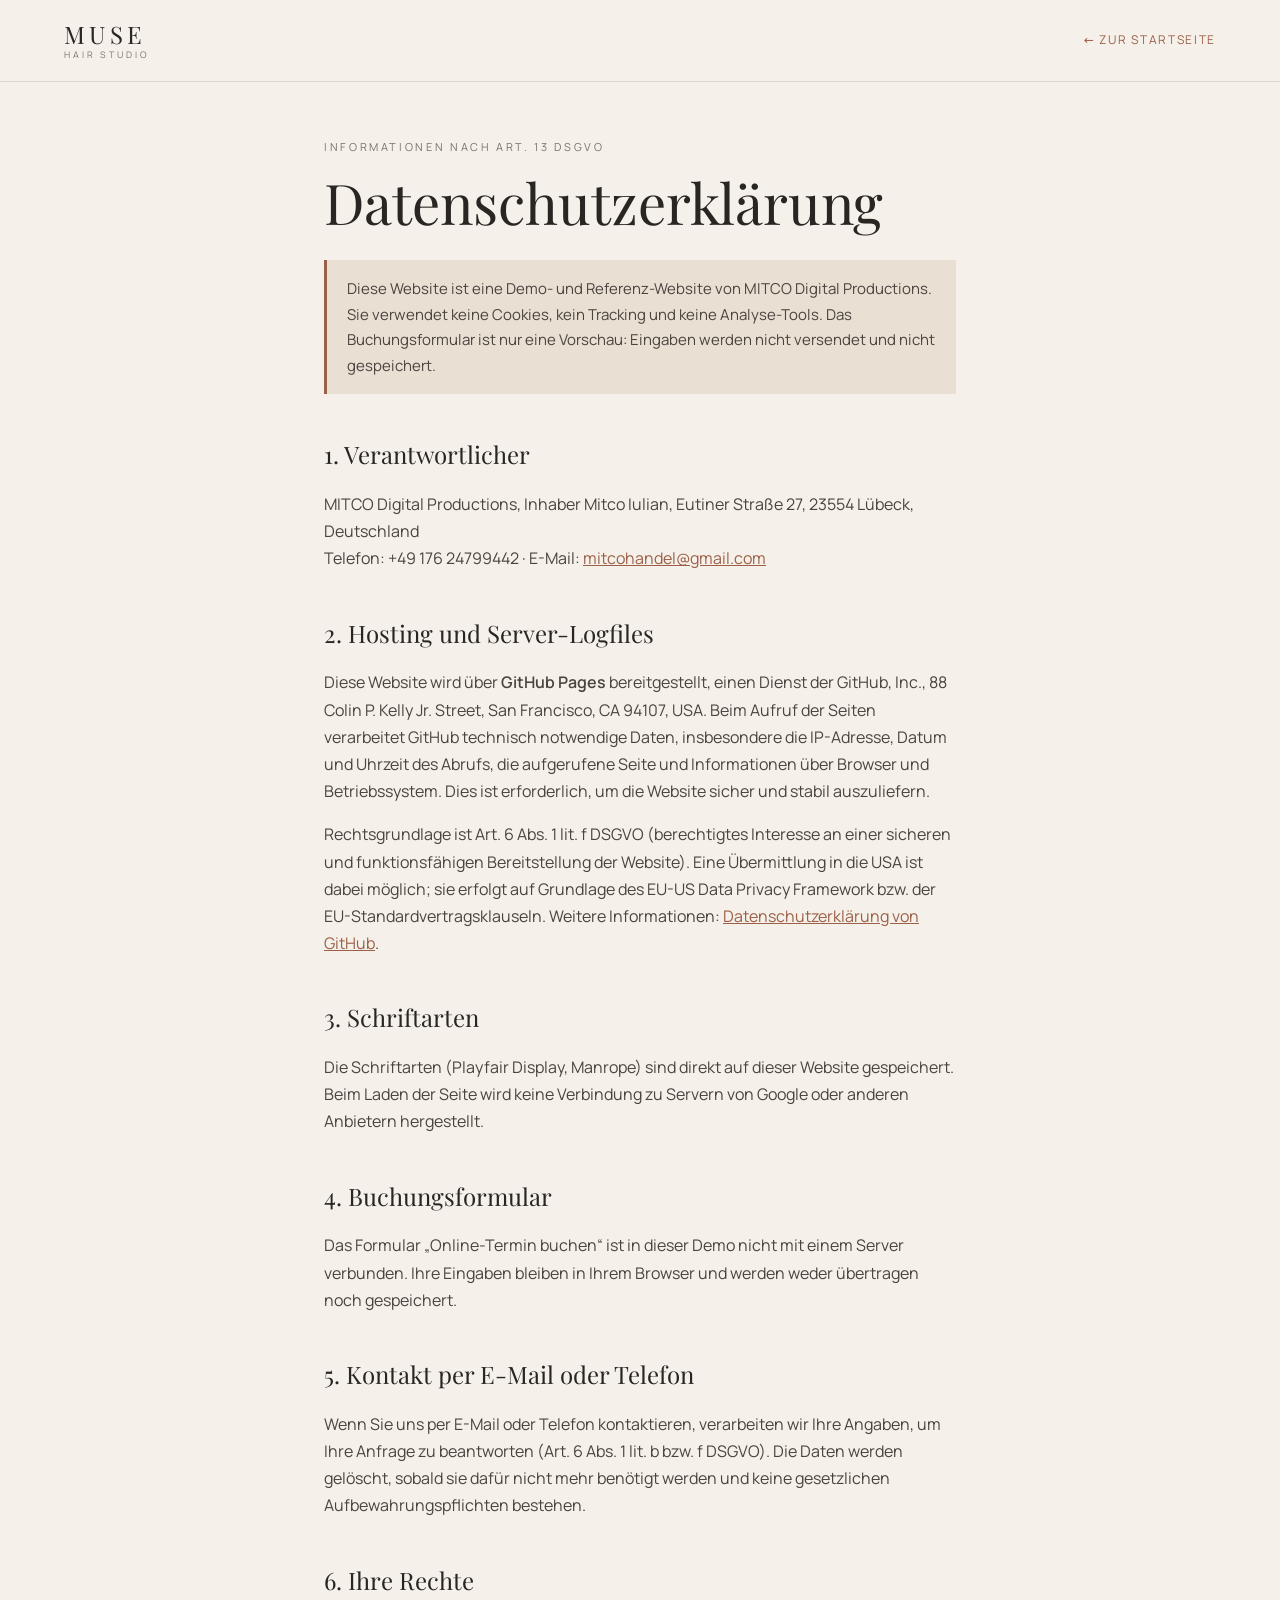
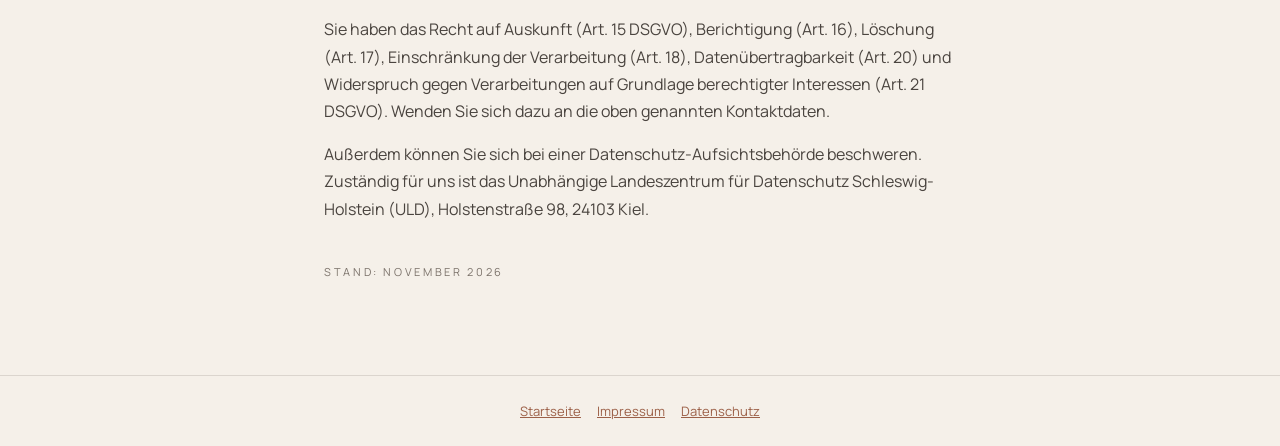
<file: datenschutz.html>
<!doctype html>
<html lang="de">
<head>
<meta charset="utf-8">
<meta name="viewport" content="width=device-width, initial-scale=1">
<title>Datenschutz – MUSE Hair Studio (Demo)</title>
<meta name="robots" content="noindex, follow">
<link rel="stylesheet" href="assets/legal.css">
</head>
<body>
<header class="top">
  <a class="wordmark" href="index.html">MUSE<span>HAIR STUDIO</span></a>
  <a class="back" href="index.html">← Zur Startseite</a>
</header>
<main>
  <p class="eyebrow">Informationen nach Art. 13 DSGVO</p>
  <h1>Datenschutzerklärung</h1>
  <p class="demo">Diese Website ist eine Demo- und Referenz-Website von MITCO Digital Productions. Sie verwendet keine Cookies, kein Tracking und keine Analyse-Tools. Das Buchungsformular ist nur eine Vorschau: Eingaben werden nicht versendet und nicht gespeichert.</p>

  <h2>1. Verantwortlicher</h2>
  <p>MITCO Digital Productions, Inhaber Mitco Iulian, Eutiner Straße 27, 23554 Lübeck, Deutschland<br>
  Telefon: +49 176 24799442 · E-Mail: <a href="mailto:mitcohandel@gmail.com">mitcohandel@gmail.com</a></p>

  <h2>2. Hosting und Server-Logfiles</h2>
  <p>Diese Website wird über <b>GitHub Pages</b> bereitgestellt, einen Dienst der GitHub, Inc., 88 Colin P. Kelly Jr. Street, San Francisco, CA 94107, USA. Beim Aufruf der Seiten verarbeitet GitHub technisch notwendige Daten, insbesondere die IP-Adresse, Datum und Uhrzeit des Abrufs, die aufgerufene Seite und Informationen über Browser und Betriebssystem. Dies ist erforderlich, um die Website sicher und stabil auszuliefern.</p>
  <p>Rechtsgrundlage ist Art. 6 Abs. 1 lit. f DSGVO (berechtigtes Interesse an einer sicheren und funktionsfähigen Bereitstellung der Website). Eine Übermittlung in die USA ist dabei möglich; sie erfolgt auf Grundlage des EU-US Data Privacy Framework bzw. der EU-Standardvertragsklauseln. Weitere Informationen: <a href="https://docs.github.com/de/site-policy/privacy-policies/github-general-privacy-statement" target="_blank" rel="noopener">Datenschutzerklärung von GitHub</a>.</p>

  <h2>3. Schriftarten</h2>
  <p>Die Schriftarten (Playfair Display, Manrope) sind direkt auf dieser Website gespeichert. Beim Laden der Seite wird keine Verbindung zu Servern von Google oder anderen Anbietern hergestellt.</p>

  <h2>4. Buchungsformular</h2>
  <p>Das Formular „Online-Termin buchen“ ist in dieser Demo nicht mit einem Server verbunden. Ihre Eingaben bleiben in Ihrem Browser und werden weder übertragen noch gespeichert.</p>

  <h2>5. Kontakt per E-Mail oder Telefon</h2>
  <p>Wenn Sie uns per E-Mail oder Telefon kontaktieren, verarbeiten wir Ihre Angaben, um Ihre Anfrage zu beantworten (Art. 6 Abs. 1 lit. b bzw. f DSGVO). Die Daten werden gelöscht, sobald sie dafür nicht mehr benötigt werden und keine gesetzlichen Aufbewahrungspflichten bestehen.</p>

  <h2>6. Ihre Rechte</h2>
  <p>Sie haben das Recht auf Auskunft (Art. 15 DSGVO), Berichtigung (Art. 16), Löschung (Art. 17), Einschränkung der Verarbeitung (Art. 18), Datenübertragbarkeit (Art. 20) und Widerspruch gegen Verarbeitungen auf Grundlage berechtigter Interessen (Art. 21 DSGVO). Wenden Sie sich dazu an die oben genannten Kontaktdaten.</p>
  <p>Außerdem können Sie sich bei einer Datenschutz-Aufsichtsbehörde beschweren. Zuständig für uns ist das Unabhängige Landeszentrum für Datenschutz Schleswig-Holstein (ULD), Holstenstraße 98, 24103 Kiel.</p>

  <p class="eyebrow" style="margin-top:40px">Stand: November 2026</p>
</main>
<footer><a href="index.html">Startseite</a><a href="impressum.html">Impressum</a><a href="datenschutz.html">Datenschutz</a></footer>
</body>
</html>
</file>
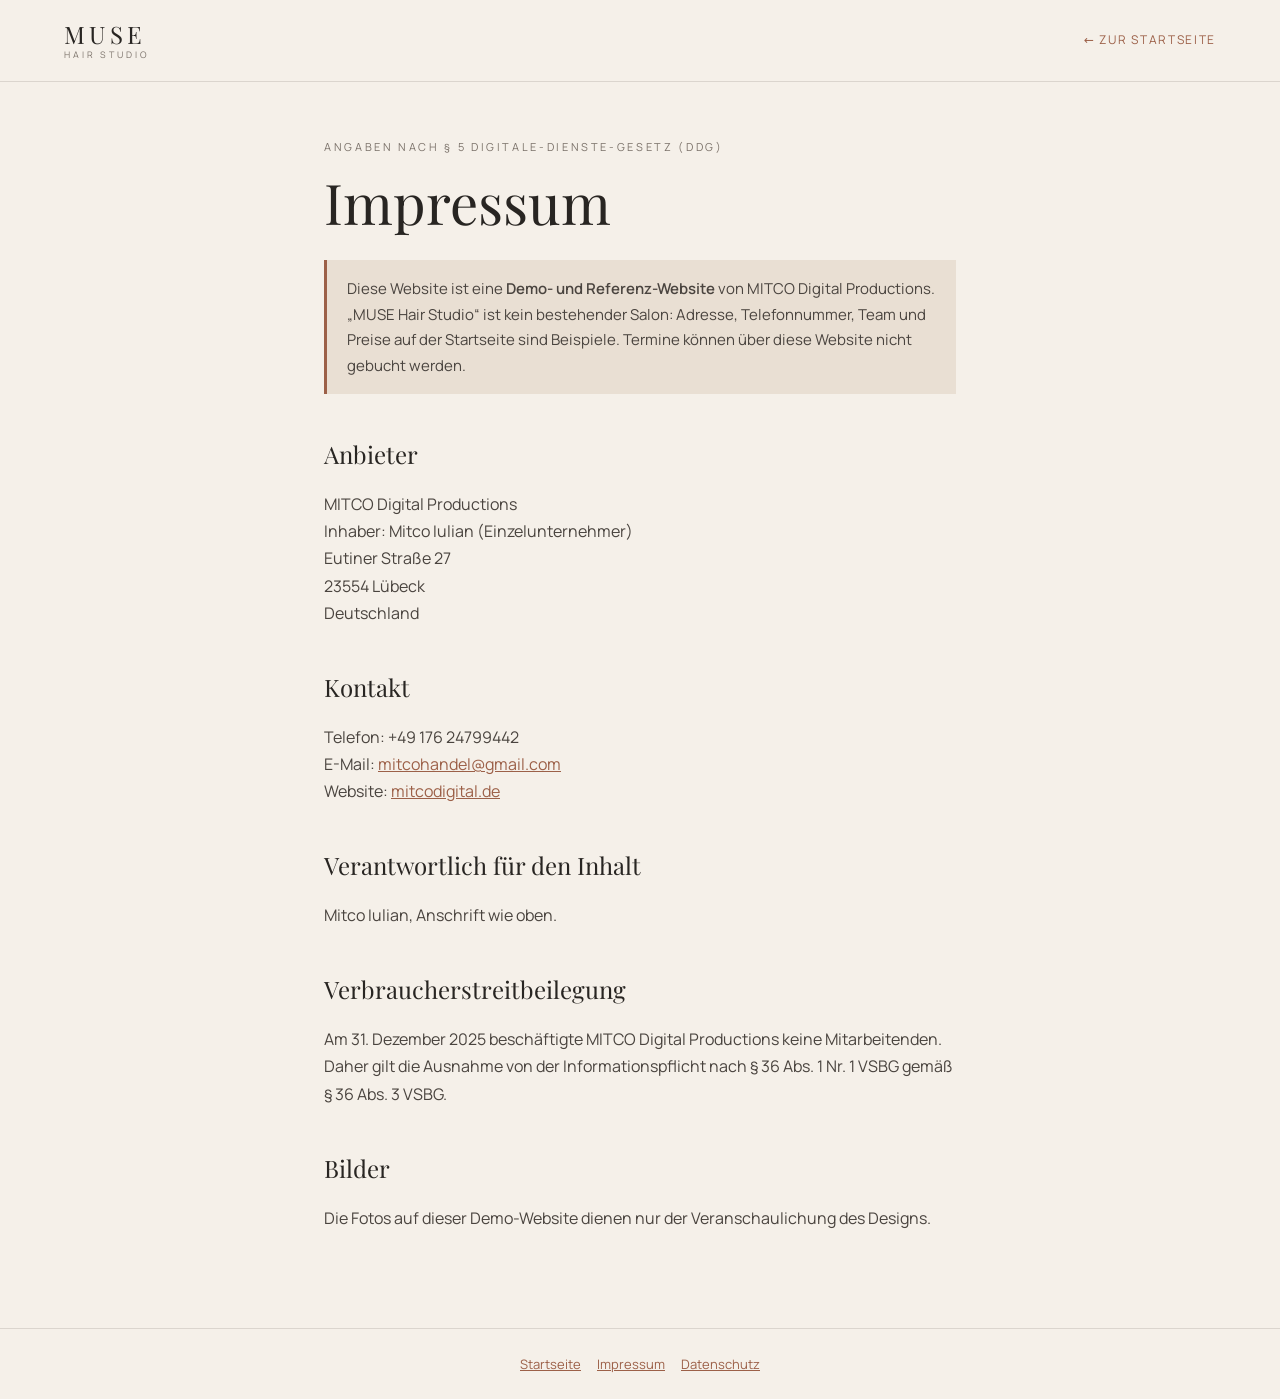
<file: impressum.html>
<!doctype html>
<html lang="de">
<head>
<meta charset="utf-8">
<meta name="viewport" content="width=device-width, initial-scale=1">
<title>Impressum – MUSE Hair Studio (Demo)</title>
<meta name="robots" content="noindex, follow">
<link rel="stylesheet" href="assets/legal.css">
</head>
<body>
<header class="top">
  <a class="wordmark" href="index.html">MUSE<span>HAIR STUDIO</span></a>
  <a class="back" href="index.html">← Zur Startseite</a>
</header>
<main>
  <p class="eyebrow">Angaben nach § 5 Digitale-Dienste-Gesetz (DDG)</p>
  <h1>Impressum</h1>
  <p class="demo">Diese Website ist eine <b>Demo- und Referenz-Website</b> von MITCO Digital Productions. „MUSE Hair Studio“ ist kein bestehender Salon: Adresse, Telefonnummer, Team und Preise auf der Startseite sind Beispiele. Termine können über diese Website nicht gebucht werden.</p>

  <h2>Anbieter</h2>
  <p>MITCO Digital Productions<br>
  Inhaber: Mitco Iulian (Einzelunternehmer)<br>
  Eutiner Straße 27<br>
  23554 Lübeck<br>
  Deutschland</p>

  <h2>Kontakt</h2>
  <p>Telefon: +49 176 24799442<br>
  E-Mail: <a href="mailto:mitcohandel@gmail.com">mitcohandel@gmail.com</a><br>
  Website: <a href="https://mitcodigital.de/">mitcodigital.de</a></p>

  <h2>Verantwortlich für den Inhalt</h2>
  <p>Mitco Iulian, Anschrift wie oben.</p>

  <h2>Verbraucherstreitbeilegung</h2>
  <p>Am 31. Dezember 2025 beschäftigte MITCO Digital Productions keine Mitarbeitenden. Daher gilt die Ausnahme von der Informationspflicht nach § 36 Abs. 1 Nr. 1 VSBG gemäß § 36 Abs. 3 VSBG.</p>

  <h2>Bilder</h2>
  <p>Die Fotos auf dieser Demo-Website dienen nur der Veranschaulichung des Designs.</p>
</main>
<footer><a href="index.html">Startseite</a><a href="impressum.html">Impressum</a><a href="datenschutz.html">Datenschutz</a></footer>
</body>
</html>
</file>
<file: assets/fonts/fonts.css>
/* Self-hosted fonts (SIL Open Font License): Playfair Display, Manrope */
/* latin-ext */
@font-face {
  font-family: 'Manrope';
  font-style: normal;
  font-weight: 400;
  font-display: swap;
  src: url(manrope-latin-ext-normal-0.woff2) format('woff2');
  unicode-range: U+0100-02BA, U+02BD-02C5, U+02C7-02CC, U+02CE-02D7, U+02DD-02FF, U+0304, U+0308, U+0329, U+1D00-1DBF, U+1E00-1E9F, U+1EF2-1EFF, U+2020, U+20A0-20AB, U+20AD-20C4, U+2113, U+2C60-2C7F, U+A720-A7FF;
}
/* latin */
@font-face {
  font-family: 'Manrope';
  font-style: normal;
  font-weight: 400;
  font-display: swap;
  src: url(manrope-latin-normal-1.woff2) format('woff2');
  unicode-range: U+0000-00FF, U+0131, U+0152-0153, U+02BB-02BC, U+02C6, U+02DA, U+02DC, U+0304, U+0308, U+0329, U+2000-206F, U+20AC, U+2122, U+2191, U+2193, U+2212, U+2215, U+FEFF, U+FFFD;
}
/* latin-ext */
@font-face {
  font-family: 'Manrope';
  font-style: normal;
  font-weight: 500;
  font-display: swap;
  src: url(manrope-latin-ext-normal-0.woff2) format('woff2');
  unicode-range: U+0100-02BA, U+02BD-02C5, U+02C7-02CC, U+02CE-02D7, U+02DD-02FF, U+0304, U+0308, U+0329, U+1D00-1DBF, U+1E00-1E9F, U+1EF2-1EFF, U+2020, U+20A0-20AB, U+20AD-20C4, U+2113, U+2C60-2C7F, U+A720-A7FF;
}
/* latin */
@font-face {
  font-family: 'Manrope';
  font-style: normal;
  font-weight: 500;
  font-display: swap;
  src: url(manrope-latin-normal-1.woff2) format('woff2');
  unicode-range: U+0000-00FF, U+0131, U+0152-0153, U+02BB-02BC, U+02C6, U+02DA, U+02DC, U+0304, U+0308, U+0329, U+2000-206F, U+20AC, U+2122, U+2191, U+2193, U+2212, U+2215, U+FEFF, U+FFFD;
}
/* latin-ext */
@font-face {
  font-family: 'Manrope';
  font-style: normal;
  font-weight: 600;
  font-display: swap;
  src: url(manrope-latin-ext-normal-0.woff2) format('woff2');
  unicode-range: U+0100-02BA, U+02BD-02C5, U+02C7-02CC, U+02CE-02D7, U+02DD-02FF, U+0304, U+0308, U+0329, U+1D00-1DBF, U+1E00-1E9F, U+1EF2-1EFF, U+2020, U+20A0-20AB, U+20AD-20C4, U+2113, U+2C60-2C7F, U+A720-A7FF;
}
/* latin */
@font-face {
  font-family: 'Manrope';
  font-style: normal;
  font-weight: 600;
  font-display: swap;
  src: url(manrope-latin-normal-1.woff2) format('woff2');
  unicode-range: U+0000-00FF, U+0131, U+0152-0153, U+02BB-02BC, U+02C6, U+02DA, U+02DC, U+0304, U+0308, U+0329, U+2000-206F, U+20AC, U+2122, U+2191, U+2193, U+2212, U+2215, U+FEFF, U+FFFD;
}
/* latin-ext */
@font-face {
  font-family: 'Playfair Display';
  font-style: italic;
  font-weight: 400;
  font-display: swap;
  src: url(playfair-display-latin-ext-italic-2.woff2) format('woff2');
  unicode-range: U+0100-02BA, U+02BD-02C5, U+02C7-02CC, U+02CE-02D7, U+02DD-02FF, U+0304, U+0308, U+0329, U+1D00-1DBF, U+1E00-1E9F, U+1EF2-1EFF, U+2020, U+20A0-20AB, U+20AD-20C4, U+2113, U+2C60-2C7F, U+A720-A7FF;
}
/* latin */
@font-face {
  font-family: 'Playfair Display';
  font-style: italic;
  font-weight: 400;
  font-display: swap;
  src: url(playfair-display-latin-italic-3.woff2) format('woff2');
  unicode-range: U+0000-00FF, U+0131, U+0152-0153, U+02BB-02BC, U+02C6, U+02DA, U+02DC, U+0304, U+0308, U+0329, U+2000-206F, U+20AC, U+2122, U+2191, U+2193, U+2212, U+2215, U+FEFF, U+FFFD;
}
/* latin-ext */
@font-face {
  font-family: 'Playfair Display';
  font-style: italic;
  font-weight: 500;
  font-display: swap;
  src: url(playfair-display-latin-ext-italic-2.woff2) format('woff2');
  unicode-range: U+0100-02BA, U+02BD-02C5, U+02C7-02CC, U+02CE-02D7, U+02DD-02FF, U+0304, U+0308, U+0329, U+1D00-1DBF, U+1E00-1E9F, U+1EF2-1EFF, U+2020, U+20A0-20AB, U+20AD-20C4, U+2113, U+2C60-2C7F, U+A720-A7FF;
}
/* latin */
@font-face {
  font-family: 'Playfair Display';
  font-style: italic;
  font-weight: 500;
  font-display: swap;
  src: url(playfair-display-latin-italic-3.woff2) format('woff2');
  unicode-range: U+0000-00FF, U+0131, U+0152-0153, U+02BB-02BC, U+02C6, U+02DA, U+02DC, U+0304, U+0308, U+0329, U+2000-206F, U+20AC, U+2122, U+2191, U+2193, U+2212, U+2215, U+FEFF, U+FFFD;
}
/* latin-ext */
@font-face {
  font-family: 'Playfair Display';
  font-style: normal;
  font-weight: 400;
  font-display: swap;
  src: url(playfair-display-latin-ext-normal-4.woff2) format('woff2');
  unicode-range: U+0100-02BA, U+02BD-02C5, U+02C7-02CC, U+02CE-02D7, U+02DD-02FF, U+0304, U+0308, U+0329, U+1D00-1DBF, U+1E00-1E9F, U+1EF2-1EFF, U+2020, U+20A0-20AB, U+20AD-20C4, U+2113, U+2C60-2C7F, U+A720-A7FF;
}
/* latin */
@font-face {
  font-family: 'Playfair Display';
  font-style: normal;
  font-weight: 400;
  font-display: swap;
  src: url(playfair-display-latin-normal-5.woff2) format('woff2');
  unicode-range: U+0000-00FF, U+0131, U+0152-0153, U+02BB-02BC, U+02C6, U+02DA, U+02DC, U+0304, U+0308, U+0329, U+2000-206F, U+20AC, U+2122, U+2191, U+2193, U+2212, U+2215, U+FEFF, U+FFFD;
}
/* latin-ext */
@font-face {
  font-family: 'Playfair Display';
  font-style: normal;
  font-weight: 500;
  font-display: swap;
  src: url(playfair-display-latin-ext-normal-4.woff2) format('woff2');
  unicode-range: U+0100-02BA, U+02BD-02C5, U+02C7-02CC, U+02CE-02D7, U+02DD-02FF, U+0304, U+0308, U+0329, U+1D00-1DBF, U+1E00-1E9F, U+1EF2-1EFF, U+2020, U+20A0-20AB, U+20AD-20C4, U+2113, U+2C60-2C7F, U+A720-A7FF;
}
/* latin */
@font-face {
  font-family: 'Playfair Display';
  font-style: normal;
  font-weight: 500;
  font-display: swap;
  src: url(playfair-display-latin-normal-5.woff2) format('woff2');
  unicode-range: U+0000-00FF, U+0131, U+0152-0153, U+02BB-02BC, U+02C6, U+02DA, U+02DC, U+0304, U+0308, U+0329, U+2000-206F, U+20AC, U+2122, U+2191, U+2193, U+2212, U+2215, U+FEFF, U+FFFD;
}
</file>
<file: assets/legal.css>
/* Styles for the Impressum and Datenschutz pages (same palette and fonts as the home page) */
@import url("fonts/fonts.css");
:root{--paper:#f5f0e9;--paper-deep:#e9dfd3;--ink:#282522;--muted:#7c736b;--copper:#9c6048;--line:rgba(58,49,42,.14);
  --serif:"Playfair Display",Georgia,"Times New Roman",serif;--sans:"Manrope","Segoe UI",system-ui,sans-serif;color-scheme:light}
*{box-sizing:border-box}
html{background:var(--paper)}
body{margin:0;background:var(--paper);color:var(--ink);font-family:var(--sans);font-size:16px;line-height:1.7}
a{color:var(--copper)}
.top{display:flex;justify-content:space-between;align-items:center;gap:16px;padding:22px max(16px,5vw);border-bottom:1px solid var(--line)}
.wordmark{font-family:var(--serif);font-size:24px;letter-spacing:.18em;color:var(--ink);text-decoration:none;line-height:1}
.wordmark span{display:block;font-family:var(--sans);font-size:9px;letter-spacing:.32em;color:var(--muted);margin-top:4px}
.back{font-size:12px;letter-spacing:.14em;text-transform:uppercase;text-decoration:none}
main{max-width:760px;margin:0 auto;padding:56px max(16px,5vw) 80px}
.eyebrow{color:var(--muted);font-size:11px;letter-spacing:.24em;text-transform:uppercase;margin:0 0 14px}
h1{font-family:var(--serif);font-weight:400;font-size:clamp(36px,6vw,56px);line-height:1.1;margin:0 0 28px}
h2{font-family:var(--serif);font-weight:400;font-size:24px;margin:40px 0 10px}
p,li{color:#4a443f}
.demo{background:var(--paper-deep);border-left:3px solid var(--copper);padding:16px 20px;margin:0 0 32px;font-size:15px}
footer{border-top:1px solid var(--line);padding:24px max(16px,5vw);font-size:13px;color:var(--muted);text-align:center}
footer a{margin:0 8px}
</file>
